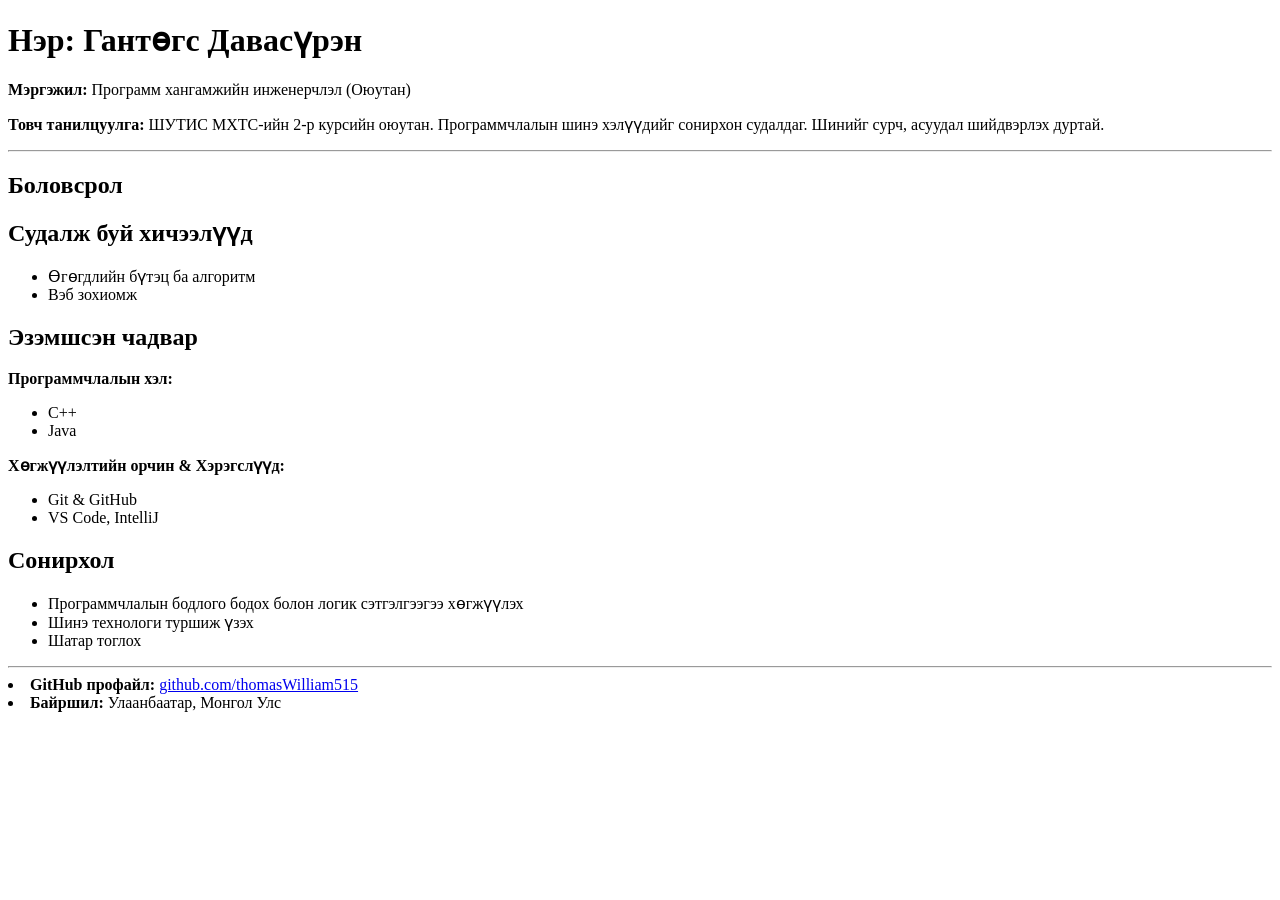
<file: index.html>
<!DOCTYPE html>
<html lang="mn">
<head>
    <meta charset="UTF-8">
    <meta name="viewport" content="width=device-width, initial-scale=1.0">
    <title>Гантөгс Давасүрэн - Товч CV</title>
</head>
<body>
    <h1>Нэр: Гантөгс Давасүрэн</h1>
    <p><b>Мэргэжил:</b> Программ хангамжийн инженерчлэл (Оюутан)</p>
    <p><b>Товч танилцуулга:</b> ШУТИС МХТС-ийн 2-р курсийн оюутан. Программчлалын шинэ хэлүүдийг сонирхон судалдаг. Шинийг сурч, асуудал шийдвэрлэх дуртай.</p>
    <hr>
    <h2>Боловсрол</h2>
    <h2>Судалж буй хичээлүүд</h2>
    <ul>
        <li>Өгөгдлийн бүтэц ба алгоритм</li>
        <li>Вэб зохиомж</li>
    </ul>
    <h2>Эзэмшсэн чадвар</h2>
    <p><b>Программчлалын хэл:</b></p>
    <ul>
        <li>C++</li>
        <li>Java</li>
    </ul>
    <p><b>Хөгжүүлэлтийн орчин & Хэрэгслүүд:</b></p>
    <ul>
        <li>Git & GitHub</li>
        <li>VS Code, IntelliJ</li>
    </ul>
    <h2>Сонирхол</h2>
    <ul>
        <li>Программчлалын бодлого бодох болон логик сэтгэлгээгээ хөгжүүлэх</li>
        <li>Шинэ технологи туршиж үзэх</li>
        <li>Шатар тоглох</li>
    </ul>
    <hr>
        <li><b>GitHub профайл:</b> <a href="https://github.com/thomasWilliam515" target="_blank">github.com/thomasWilliam515</a></li>
        <li><b>Байршил:</b> Улаанбаатар, Монгол Улс</li>
    </ul>
</body>
</html>
</file>
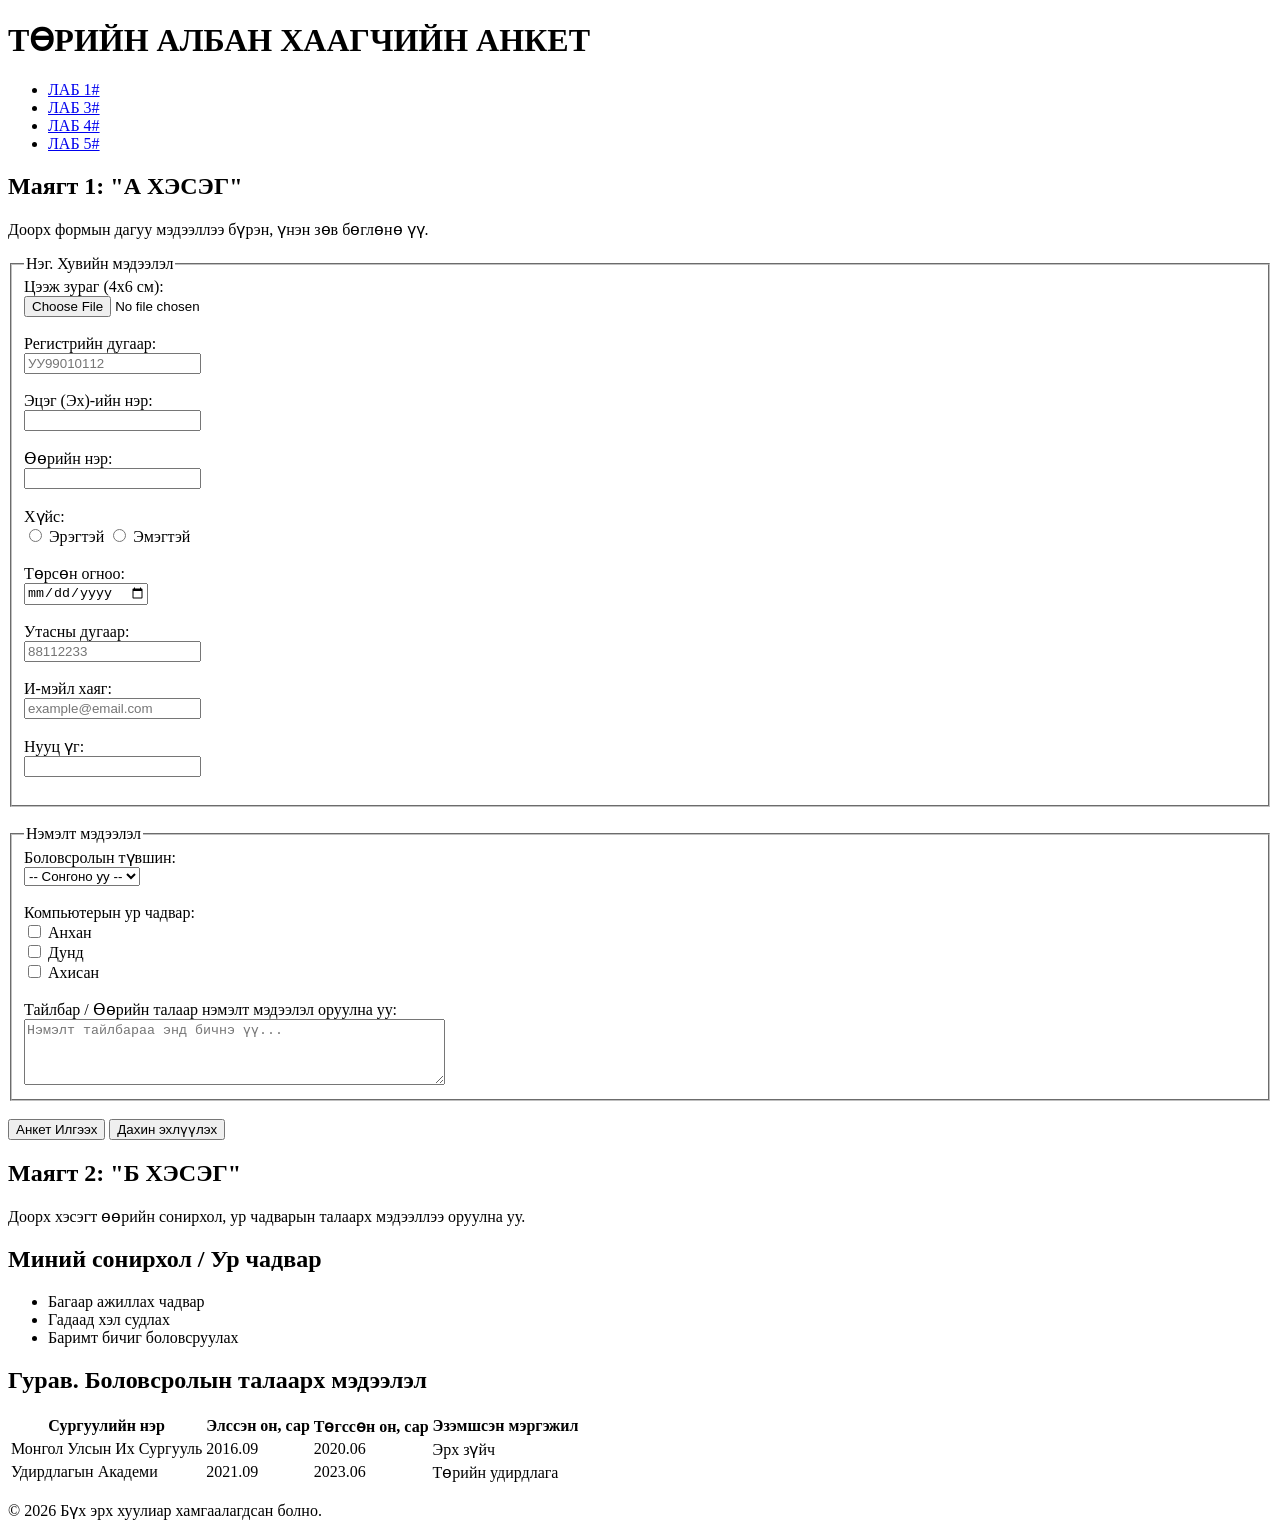
<file: lab/Lab2.html>
<!DOCTYPE html>
<html lang="mn">
<head>
    <meta charset="UTF-8">
    <meta name="viewport" content="width=device-width, initial-scale=1.0">
    <title>Төрийн албан хаагчийн анкет</title>
<body>

    <header>
        <h1>ТӨРИЙН АЛБАН ХААГЧИЙН АНКЕТ</h1>
        <nav>
            <ul>
                <li><a href="lab1.html">ЛАБ 1#</a></li>
                <li><a href="lab3.html">ЛАБ 3#</a></li>
                <li><a href="lab4.html">ЛАБ 4#</a></li>
                <li><a href="lab5.html">ЛАБ 5#</a></li>
            </ul>
        </nav>
    </header>
    <main>
        <article>
            <section>
                <h2>Маягт 1: "А ХЭСЭГ"</h2>
                <p>Доорх формын дагуу мэдээллээ бүрэн, үнэн зөв бөглөнө үү.</p>
                <form action="#" method="POST" enctype="multipart/form-data">
                    <fieldset>
                        <legend>Нэг. Хувийн мэдээлэл</legend>
                        <label for="avatar">Цээж зураг (4x6 см):</label><br>
                        <input type="file" id="avatar" name="avatar" accept="image/*"><br><br>
                        <label for="register">Регистрийн дугаар:</label><br>
                        <input type="text" id="register" name="register" required pattern="[А-Яа-яӨөҮү]{2}[0-9]{8}" placeholder="УУ99010112"><br><br>
                        <label for="lastname">Эцэг (Эх)-ийн нэр:</label><br>
                        <input type="text" id="lastname" name="lastname" minlength="3" pattern="[A-Za-zА-Яа-яӨөҮү\s]{3,}" required><br><br>
                        <label for="firstname">Өөрийн нэр:</label><br>
                        <input type="text" id="firstname" name="firstname" minlength="3" pattern="[A-Za-zА-Яа-яӨөҮү\s]{3,}" required><br><br>
                        <label>Хүйс:</label><br>
                        <input type="radio" id="male" name="gender" value="male" required>
                        <label for="male">Эрэгтэй</label>
                        <input type="radio" id="female" name="gender" value="female" required>
                        <label for="female">Эмэгтэй</label><br><br>
                        <label for="dob">Төрсөн огноо:</label><br>
                        <input type="date" id="dob" name="dob" required><br><br>
                        <label for="phone">Утасны дугаар:</label><br>
                        <input type="tel" id="phone" name="phone" pattern="[0-9]{8}" placeholder="88112233" required><br><br>
                        <label for="email">И-мэйл хаяг:</label><br>
                        <input type="email" id="email" name="email"  placeholder = "example@email.com"required><br><br>
                        <label for="password">Нууц үг:</label><br>
                        <input type="password" id="password" name="password" minlength="8" required><br><br>
                    </fieldset>
                    <br>
                    <fieldset>
                        <legend>Нэмэлт мэдээлэл</legend>
                        <label for="degree">Боловсролын түвшин:</label><br>
                        <select id="degree" name="degree" required>
                            <option value="">-- Сонгоно уу --</option>
                            <option value="highschool">Бүрэн дунд</option>
                            <option value="bachelor">Бакалавр</option>
                            <option value="master">Магистр</option>
                            <option value="doctor">Доктор</option>
                        </select><br><br>
                        <label>Компьютерын ур чадвар:</label><br>
                        <input type="checkbox" id="c" name="skills" value="Word">
                        <label for="word">Анхан</label><br>
                        <input type="checkbox" id="b" name="skills" value="Excel">
                        <label for="excel">Дунд</label><br>
                        <input type="checkbox" id="a" name="skills" value="PowerPoint">
                        <label for="ppt">Ахисан</label><br><br>
                        <label for="bio">Тайлбар / Өөрийн талаар нэмэлт мэдээлэл оруулна уу:</label><br>
                        <textarea id="bio" name="bio" rows="4" cols="50" placeholder="Нэмэлт тайлбараа энд бичнэ үү..."></textarea><br>
                    </fieldset>
                    <br>
                    <button type="submit">Анкет Илгээх</button>
                    <button type="reset">Дахин эхлүүлэх</button>
                </form>
            </section>
            <section>
                <h2>Маягт 2: "Б ХЭСЭГ"</h2>
                <p>Доорх хэсэгт өөрийн сонирхол, ур чадварын талаарх мэдээллээ оруулна уу.</p>
            <section>
                <h2>Миний сонирхол / Ур чадвар</h2>
                <ul>
                    <li>Багаар ажиллах чадвар</li>
                    <li>Гадаад хэл судлах</li>
                    <li>Баримт бичиг боловсруулах</li>
                </ul>
            </section>
            <section>
                <h2>Гурав. Боловсролын талаарх мэдээлэл</h2>
                <table>
                    <thead>
                        <tr>
                            <th>Сургуулийн нэр</th>
                            <th>Элссэн он, сар</th>
                            <th>Төгссөн он, сар</th>
                            <th>Эзэмшсэн мэргэжил</th>
                        </tr>
                    </thead>
                    <tbody>
                        <tr>
                            <td>Монгол Улсын Их Сургууль</td>
                            <td>2016.09</td>
                            <td>2020.06</td>
                            <td>Эрх зүйч</td>
                        </tr>
                        <tr>
                            <td>Удирдлагын Академи</td>
                            <td>2021.09</td>
                            <td>2023.06</td>
                            <td>Төрийн удирдлага</td>
                        </tr>
                    </tbody>
                </table>
            </section>
        </article>
    </main>
    <footer>
        <p>&copy; 2026 Бүх эрх хуулиар хамгаалагдсан болно.</p>
    </footer>
</body>
</html>
</file>
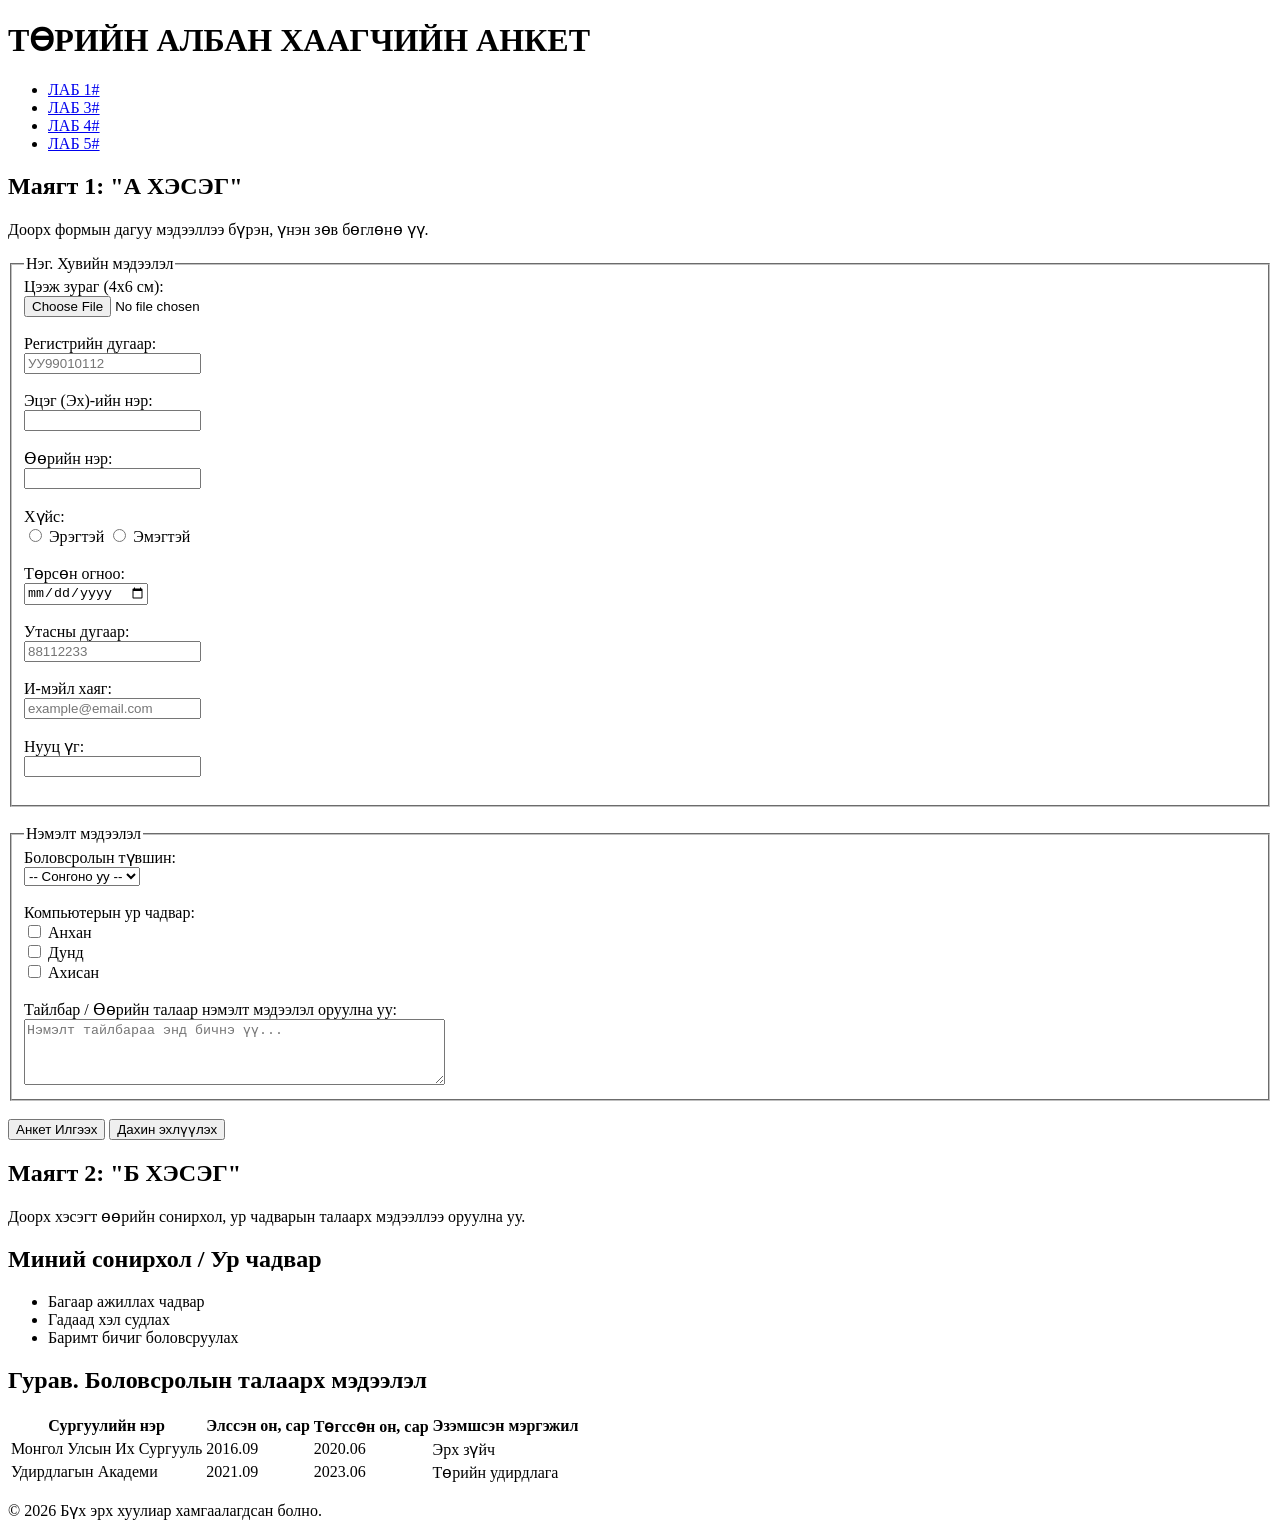
<file: lab/lab2.html>
<!DOCTYPE html>
<html lang="mn">
<head>
    <meta charset="UTF-8">
    <meta name="viewport" content="width=device-width, initial-scale=1.0">
    <title>Төрийн албан хаагчийн анкет</title>
<body>

    <header>
        <h1>ТӨРИЙН АЛБАН ХААГЧИЙН АНКЕТ</h1>
        <nav>
            <ul>
                <li><a href="lab1.html">ЛАБ 1#</a></li>
                <li><a href="lab3.html">ЛАБ 3#</a></li>
                <li><a href="lab4.html">ЛАБ 4#</a></li>
                <li><a href="lab5.html">ЛАБ 5#</a></li>
            </ul>
        </nav>
    </header>
    <main>
        <article>
            <section>
                <h2>Маягт 1: "А ХЭСЭГ"</h2>
                <p>Доорх формын дагуу мэдээллээ бүрэн, үнэн зөв бөглөнө үү.</p>
                <form action="#" method="POST" enctype="multipart/form-data">
                    <fieldset>
                        <legend>Нэг. Хувийн мэдээлэл</legend>
                        <label for="avatar">Цээж зураг (4x6 см):</label><br>
                        <input type="file" id="avatar" name="avatar" accept="image/*"><br><br>
                        <label for="register">Регистрийн дугаар:</label><br>
                        <input type="text" id="register" name="register" required pattern="[А-Яа-яӨөҮү]{2}[0-9]{8}" placeholder="УУ99010112"><br><br>
                        <label for="lastname">Эцэг (Эх)-ийн нэр:</label><br>
                        <input type="text" id="lastname" name="lastname" minlength="3" pattern="[A-Za-zА-Яа-яӨөҮү\s]{3,}" required><br><br>
                        <label for="firstname">Өөрийн нэр:</label><br>
                        <input type="text" id="firstname" name="firstname" minlength="3" pattern="[A-Za-zА-Яа-яӨөҮү\s]{3,}" required><br><br>
                        <label>Хүйс:</label><br>
                        <input type="radio" id="male" name="gender" value="male" required>
                        <label for="male">Эрэгтэй</label>
                        <input type="radio" id="female" name="gender" value="female" required>
                        <label for="female">Эмэгтэй</label><br><br>
                        <label for="dob">Төрсөн огноо:</label><br>
                        <input type="date" id="dob" name="dob" required><br><br>
                        <label for="phone">Утасны дугаар:</label><br>
                        <input type="tel" id="phone" name="phone" pattern="[0-9]{8}" placeholder="88112233" required><br><br>
                        <label for="email">И-мэйл хаяг:</label><br>
                        <input type="email" id="email" name="email"  placeholder = "example@email.com"required><br><br>
                        <label for="password">Нууц үг:</label><br>
                        <input type="password" id="password" name="password" minlength="8" required><br><br>
                    </fieldset>
                    <br>
                    <fieldset>
                        <legend>Нэмэлт мэдээлэл</legend>
                        <label for="degree">Боловсролын түвшин:</label><br>
                        <select id="degree" name="degree" required>
                            <option value="">-- Сонгоно уу --</option>
                            <option value="highschool">Бүрэн дунд</option>
                            <option value="bachelor">Бакалавр</option>
                            <option value="master">Магистр</option>
                            <option value="doctor">Доктор</option>
                        </select><br><br>
                        <label>Компьютерын ур чадвар:</label><br>
                        <input type="checkbox" id="c" name="skills" value="Word">
                        <label for="word">Анхан</label><br>
                        <input type="checkbox" id="b" name="skills" value="Excel">
                        <label for="excel">Дунд</label><br>
                        <input type="checkbox" id="a" name="skills" value="PowerPoint">
                        <label for="ppt">Ахисан</label><br><br>
                        <label for="bio">Тайлбар / Өөрийн талаар нэмэлт мэдээлэл оруулна уу:</label><br>
                        <textarea id="bio" name="bio" rows="4" cols="50" placeholder="Нэмэлт тайлбараа энд бичнэ үү..."></textarea><br>
                    </fieldset>
                    <br>
                    <button type="submit">Анкет Илгээх</button>
                    <button type="reset">Дахин эхлүүлэх</button>
                </form>
            </section>
            <section>
                <h2>Маягт 2: "Б ХЭСЭГ"</h2>
                <p>Доорх хэсэгт өөрийн сонирхол, ур чадварын талаарх мэдээллээ оруулна уу.</p>
            <section>
                <h2>Миний сонирхол / Ур чадвар</h2>
                <ul>
                    <li>Багаар ажиллах чадвар</li>
                    <li>Гадаад хэл судлах</li>
                    <li>Баримт бичиг боловсруулах</li>
                </ul>
            </section>
            <section>
                <h2>Гурав. Боловсролын талаарх мэдээлэл</h2>
                <table>
                    <thead>
                        <tr>
                            <th>Сургуулийн нэр</th>
                            <th>Элссэн он, сар</th>
                            <th>Төгссөн он, сар</th>
                            <th>Эзэмшсэн мэргэжил</th>
                        </tr>
                    </thead>
                    <tbody>
                        <tr>
                            <td>Монгол Улсын Их Сургууль</td>
                            <td>2016.09</td>
                            <td>2020.06</td>
                            <td>Эрх зүйч</td>
                        </tr>
                        <tr>
                            <td>Удирдлагын Академи</td>
                            <td>2021.09</td>
                            <td>2023.06</td>
                            <td>Төрийн удирдлага</td>
                        </tr>
                    </tbody>
                </table>
            </section>
        </article>
    </main>
    <footer>
        <p>&copy; 2026 Бүх эрх хуулиар хамгаалагдсан болно.</p>
    </footer>
</body>
</html>
</file>
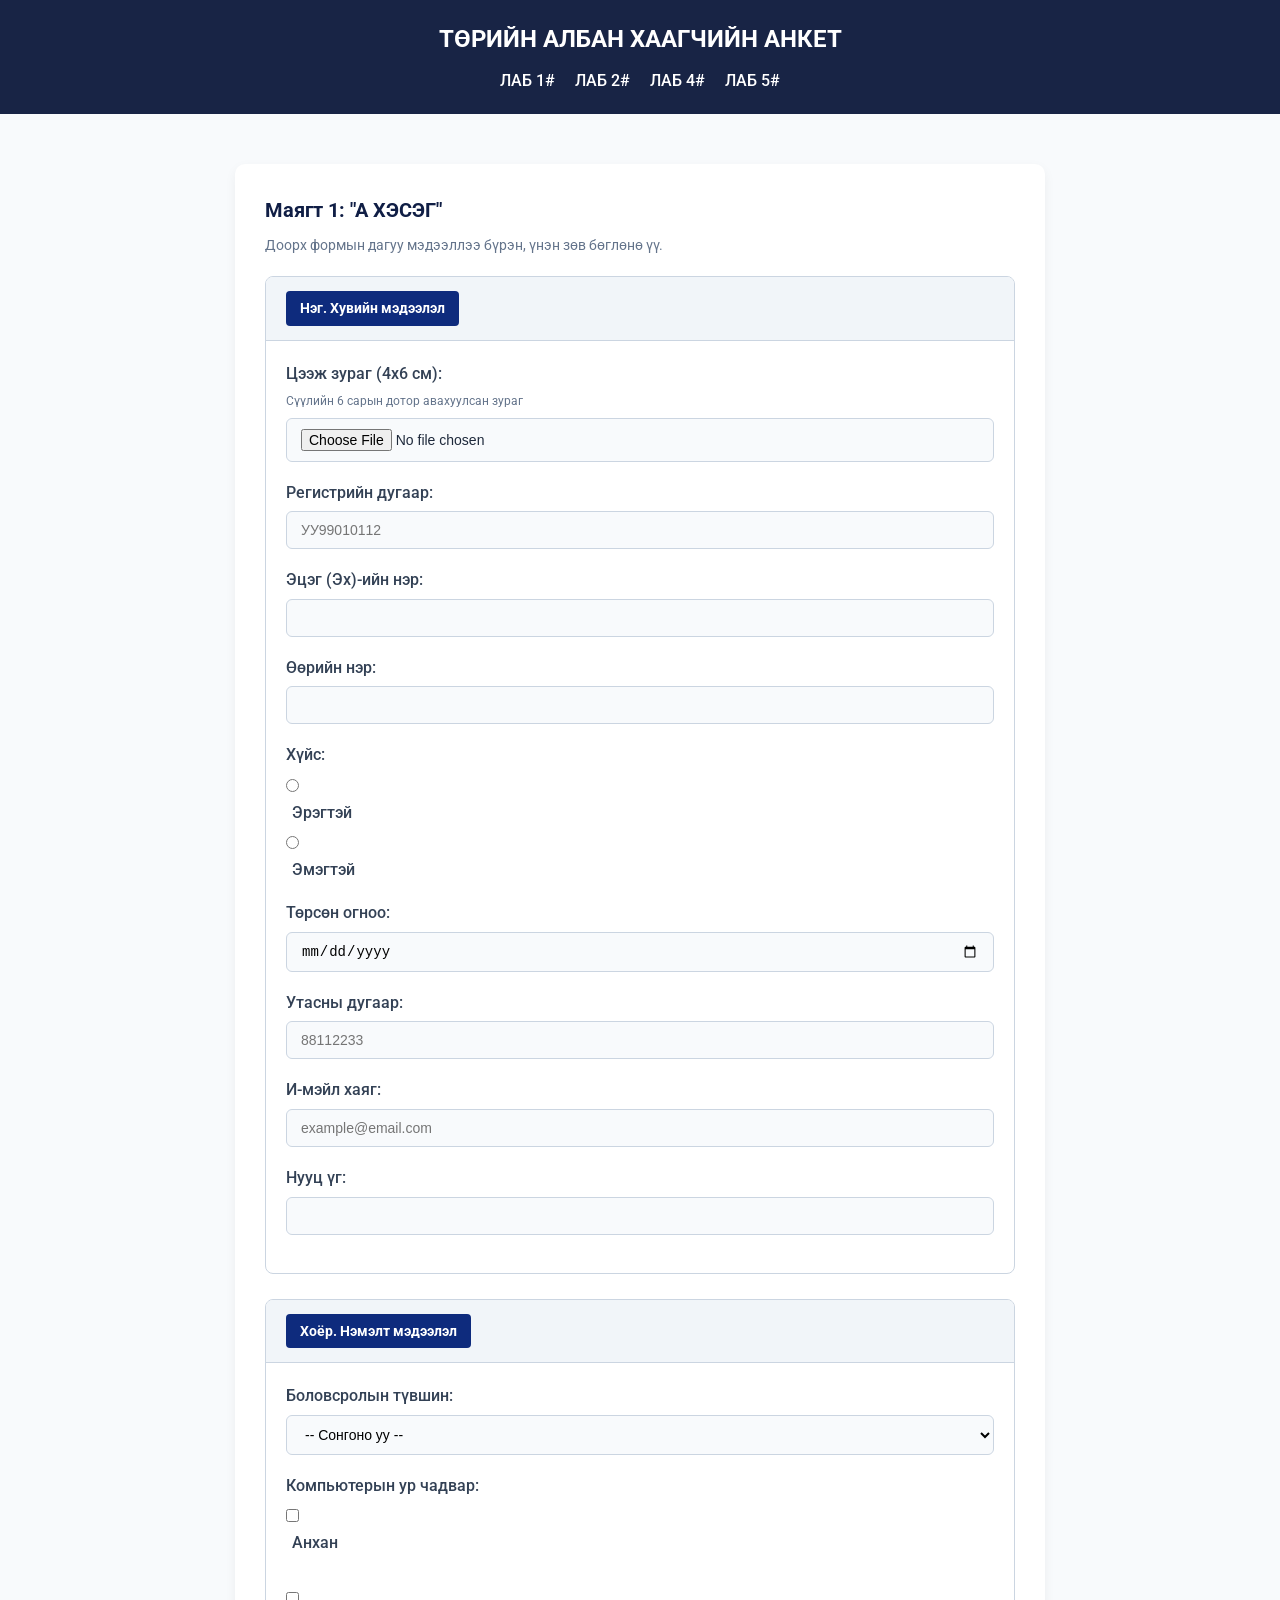
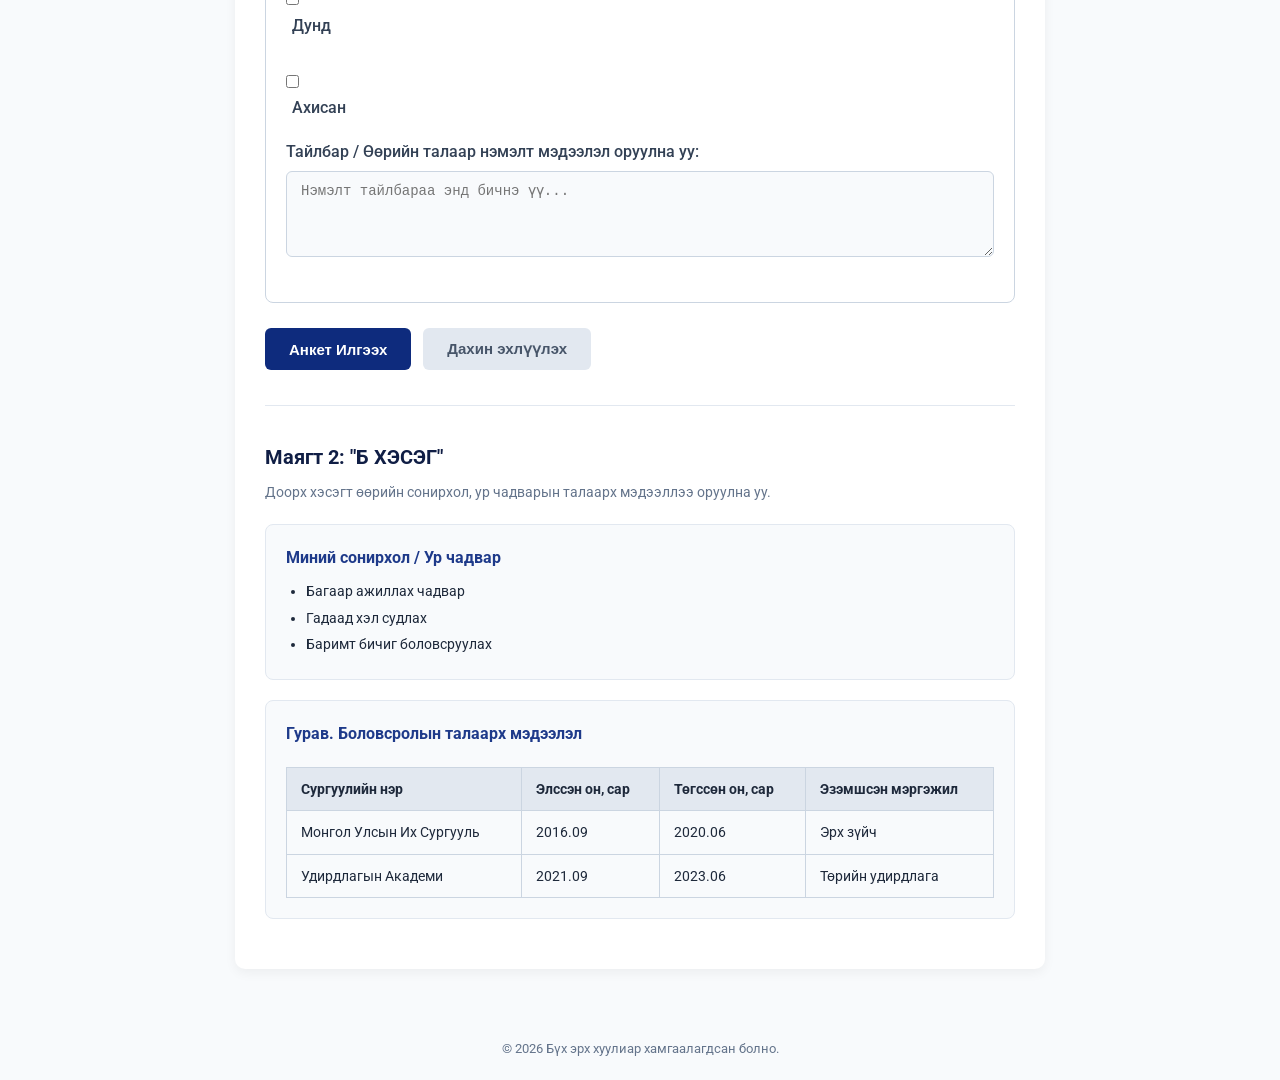
<file: lab/lab3.html>
<!DOCTYPE html>
<html lang="mn">
<head>
    <meta charset="UTF-8">
    <meta name="viewport" content="width=device-width, initial-scale=1.0">
    <title>Төрийн албан хаагчийн анкет</title>
    <link rel="stylesheet" href="lab3.css">
    <link rel="preconnect" href="https://fonts.googleapis.com">
    <link rel="preconnect" href="https://fonts.gstatic.com" crossorigin>
    <link href="https://fonts.googleapis.com/css2?family=Roboto:ital,wght@0,400;1,400&display=swap" rel="stylesheet">
</head>
<body>
    <header>
        <h1>ТӨРИЙН АЛБАН ХААГЧИЙН АНКЕТ</h1>
        <nav>
            <ul>
                <li><a href="lab1.html">ЛАБ 1#</a></li>
                <li><a href="lab2.html">ЛАБ 2#</a></li>
                <li><a href="lab4.html">ЛАБ 4#</a></li>
                <li><a href="lab5.html">ЛАБ 5#</a></li>
            </ul>
        </nav>
    </header>
    <main>
        <div class="form-container">
            <div class="form-section">
                    <h2>Маягт 1: "А ХЭСЭГ"</h2>
                    <p class="subtitle">Доорх формын дагуу мэдээллээ бүрэн, үнэн зөв бөглөнө үү.</p>
                <form action="#" method="POST" enctype="multipart/form-data">
                    <div class="fieldset-box">
                        <div class="box-header">
                            <span class="badge-main">Нэг. Хувийн мэдээлэл</span>
                        </div>                        
                        <div class="box-content">
                            <div class="form-group">
                                <label for="avatar">Цээж зураг (4x6 см):</label>
                                <span class="help-text">Сүүлийн 6 сарын дотор авахуулсан зураг</span>
                                <input type="file" id="avatar" name="avatar" accept="image/*" class="file-input">
                            </div>
                            <div class="form-group">
                                <label for="register">Регистрийн дугаар:</label>
                                <input type="text" id="register" name="register" required pattern="[А-Яа-яӨөҮү]{2}[0-9]{8}" placeholder="УУ99010112" class="text-input">
                            </div>
                            <div class="form-group">
                                <label for="lastname">Эцэг (Эх)-ийн нэр:</label>
                                <input type="text" id="lastname" name="lastname" minlength="3" pattern="[A-Za-zА-Яа-яӨөҮү\s]{3,}" required class="text-input">
                            </div>
                            <div class="form-group">
                                <label for="firstname">Өөрийн нэр:</label>
                                <input type="text" id="firstname" name="firstname" minlength="3" pattern="[A-Za-zА-Яа-яӨөҮү\s]{3,}" required class="text-input">
                            </div>
                            <div class="form-group">
                                <label>Хүйс:</label>
                                <div class="radio-group">
                                    <input type="radio" id="male" name="gender" value="male" required>
                                    <label for="male" class="inline-label">Эрэгтэй</label>
                                    
                                    <input type="radio" id="female" name="gender" value="female" required>
                                    <label for="female" class="inline-label">Эмэгтэй</label>
                                </div>
                            </div>
                            <div class="form-group">
                                <label for="dob">Төрсөн огноо:</label>
                                <input type="date" id="dob" name="dob" required class="text-input">
                            </div>
                            <div class="form-group">
                                <label for="phone">Утасны дугаар:</label>
                                <input type="tel" id="phone" name="phone" pattern="[0-9]{8}" placeholder="88112233" required class="text-input">
                            </div>
                            <div class="form-group">
                                <label for="email">И-мэйл хаяг:</label>
                                <input type="email" id="email" name="email" placeholder="example@email.com" required class="text-input">
                            </div>
                            <div class="form-group">
                                <label for="password">Нууц үг:</label>
                                <input type="password" id="password" name="password" minlength="8" required class="text-input">
                            </div>
                        </div>
                    </div>
                    <div class="fieldset-box">
                        <div class="box-header">
                            <span class="badge-main">Хоёр. Нэмэлт мэдээлэл</span>
                        </div>
                        <div class="box-content">
                            <div class="form-group">
                                <label for="degree">Боловсролын түвшин:</label>
                                <select id="degree" name="degree" required class="text-input">
                                    <option value="">-- Сонгоно уу --</option>
                                    <option value="highschool">Бүрэн дунд</option>
                                    <option value="bachelor">Бакалавр</option>
                                    <option value="master">Магистр</option>
                                    <option value="doctor">Доктор</option>
                                </select>
                            </div>
                            <div class="form-group">
                                <label>Компьютерын ур чадвар:</label>
                                <div class="checkbox-group">
                                    <input type="checkbox" id="skill_basic" name="skills" value="basic">
                                    <label for="skill_basic" class="inline-label">Анхан</label><br>  
                                    <input type="checkbox" id="skill_intermediate" name="skills" value="intermediate">
                                    <label for="skill_intermediate" class="inline-label">Дунд</label><br>
                                    <input type="checkbox" id="skill_advanced" name="skills" value="advanced">
                                    <label for="skill_advanced" class="inline-label">Ахисан</label>
                                </div>
                            </div>
                            <div class="form-group">
                                <label for="bio">Тайлбар / Өөрийн талаар нэмэлт мэдээлэл оруулна уу:</label>
                                <textarea id="bio" name="bio" rows="4" placeholder="Нэмэлт тайлбараа энд бичнэ үү..." class="text-input"></textarea>
                            </div>
                        </div>
                    </div>
                    <div class="form-actions">
                        <button type="submit" class="btn-submit">Анкет Илгээх</button>
                        <button type="reset" class="btn-reset">Дахин эхлүүлэх</button>
                    </div>
                </form>
            </div>
            <hr class="section-divider">
            <div class="form-section">
                <div class="form-title-area">
                    <h2>Маягт 2: "Б ХЭСЭГ"</h2>
                    <p class="subtitle">Доорх хэсэгт өөрийн сонирхол, ур чадварын талаарх мэдээллээ оруулна уу.</p>
                </div>
                <div class="info-box">
                    <h3>Миний сонирхол / Ур чадвар</h3>
                    <ul>
                        <li>Багаар ажиллах чадвар</li>
                        <li>Гадаад хэл судлах</li>
                        <li>Баримт бичиг боловсруулах</li>
                    </ul>
                </div>
                <div class="info-box">
                    <h3>Гурав. Боловсролын талаарх мэдээлэл</h3>
                    <div class="table-responsive">
                        <table class="data-table">
                            <thead>
                                <tr>
                                    <th>Сургуулийн нэр</th>
                                    <th>Элссэн он, сар</th>
                                    <th>Төгссөн он, сар</th>
                                    <th>Эзэмшсэн мэргэжил</th>
                                </tr>
                            </thead>
                            <tbody>
                                <tr>
                                    <td>Монгол Улсын Их Сургууль</td>
                                    <td>2016.09</td>
                                    <td>2020.06</td>
                                    <td>Эрх зүйч</td>
                                </tr>
                                <tr>
                                    <td>Удирдлагын Академи</td>
                                    <td>2021.09</td>
                                    <td>2023.06</td>
                                    <td>Төрийн удирдлага</td>
                                </tr>
                            </tbody>
                        </table>
                    </div>
                </div>
            </div>

        </div>
    </main>
    <footer>
        <p>&copy; 2026 Бүх эрх хуулиар хамгаалагдсан болно.</p>
    </footer>
</body>
</html>
</file>
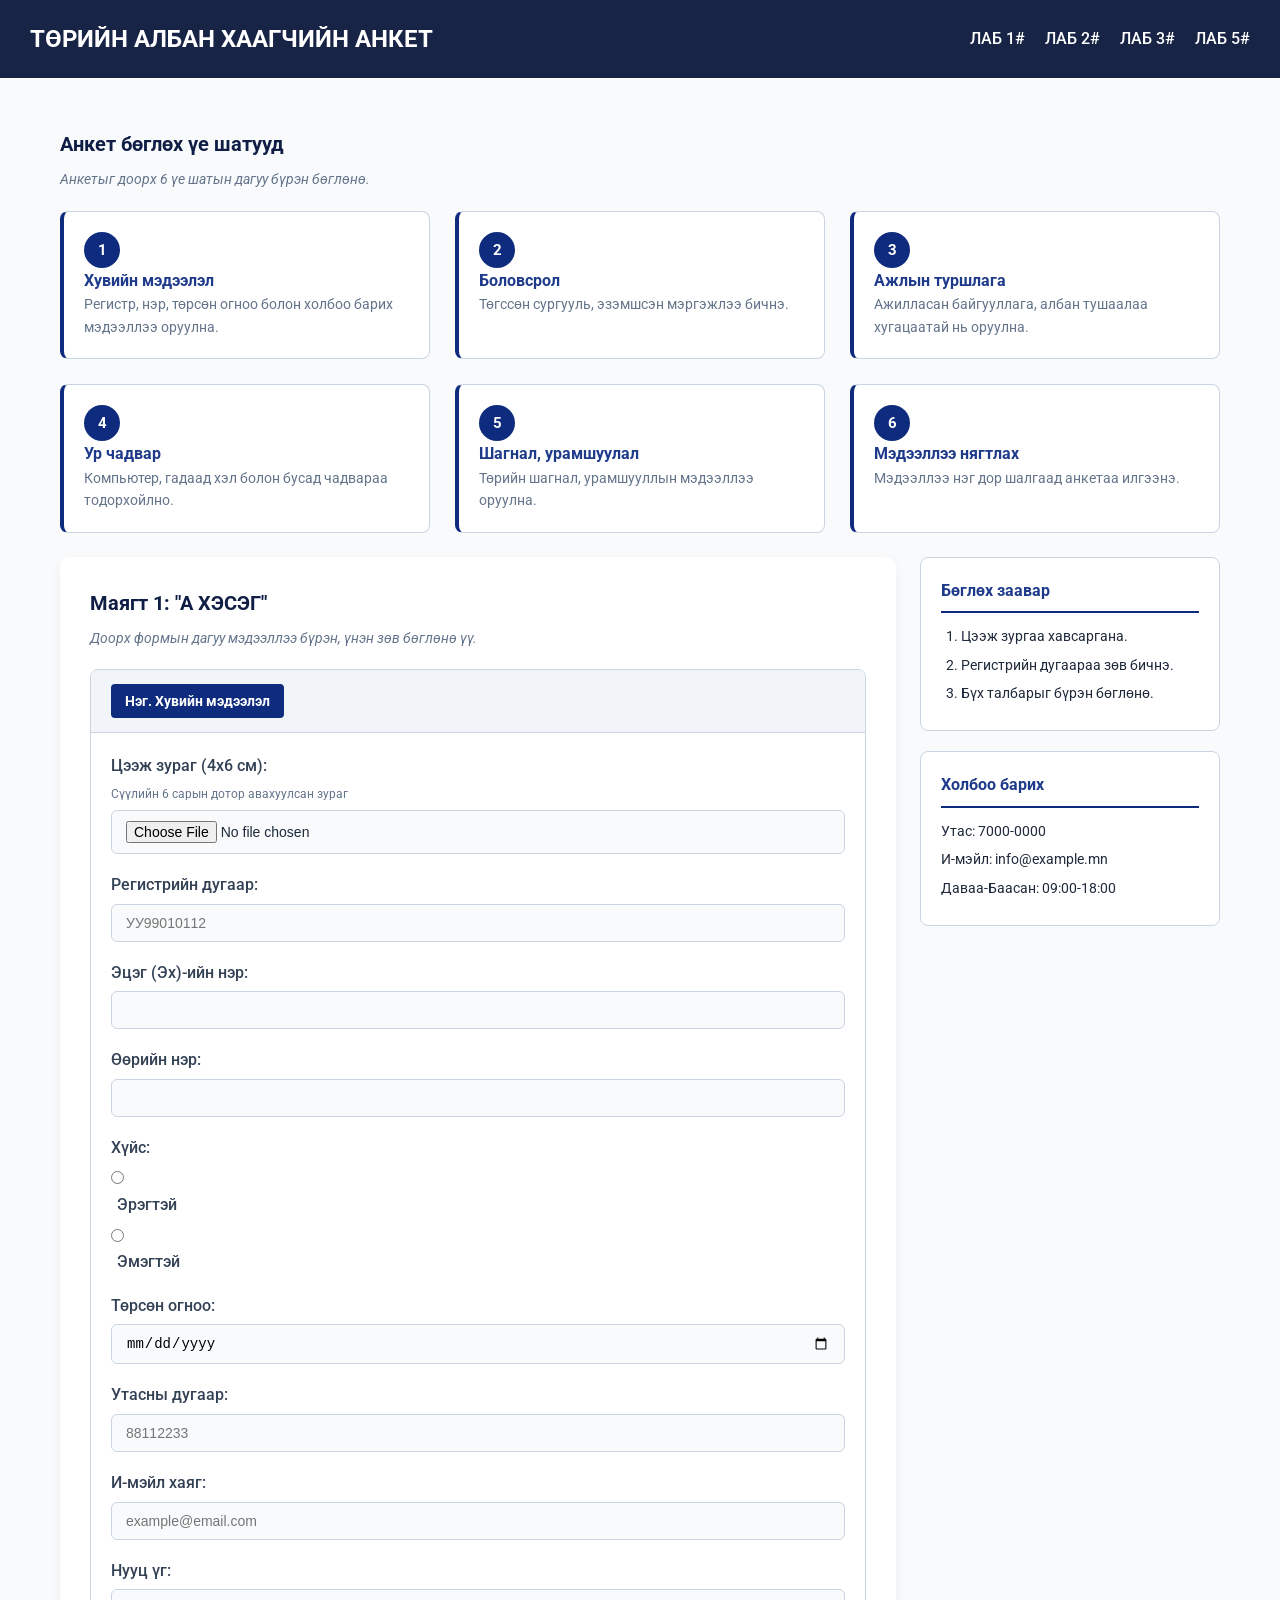
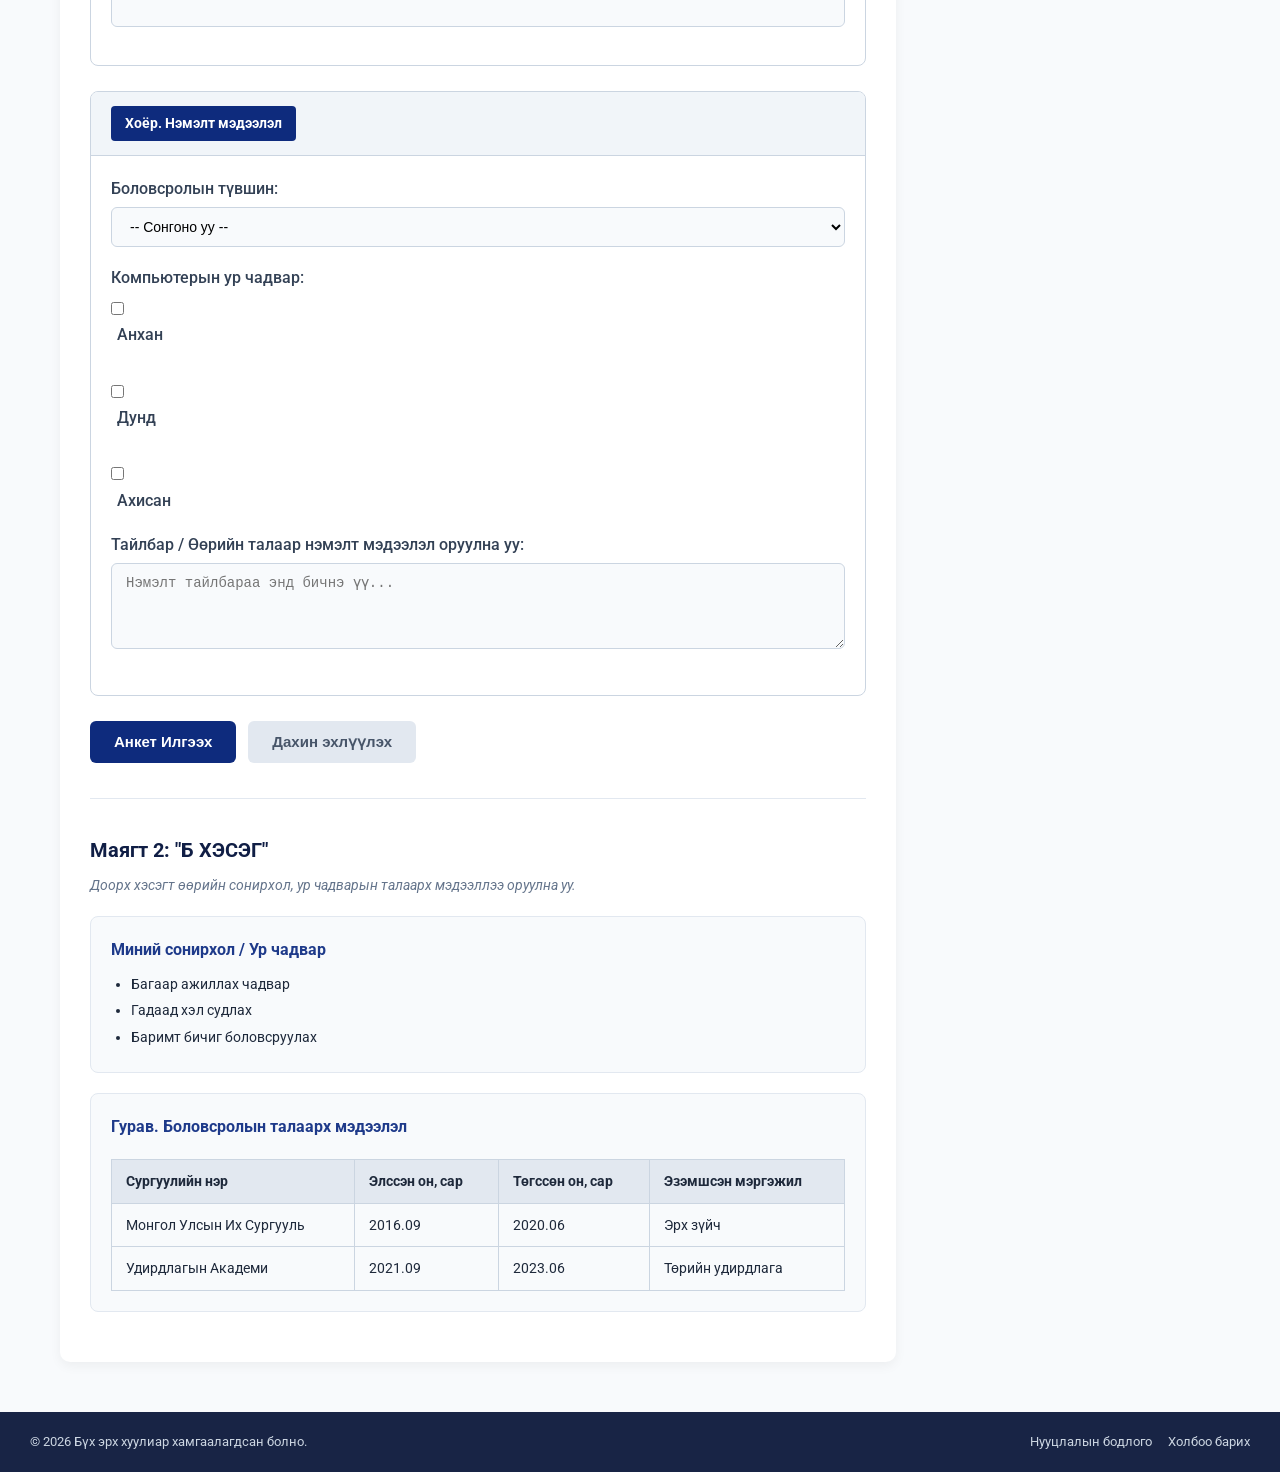
<file: lab/lab4.html>
<!DOCTYPE html>
<html lang="mn">
<head>
    <meta charset="UTF-8">
    <meta name="viewport" content="width=device-width, initial-scale=1.0">
    <title>Төрийн албан хаагчийн анкет</title>
    <link rel="stylesheet" href="lab4.css">
    <link rel="preconnect" href="https://fonts.googleapis.com">
    <link rel="preconnect" href="https://fonts.gstatic.com" crossorigin>
    <link href="https://fonts.googleapis.com/css2?family=Roboto:ital,wght@0,400;1,400&display=swap" rel="stylesheet">
</head>
<body>
    <header>
        <h1>ТӨРИЙН АЛБАН ХААГЧИЙН АНКЕТ</h1>
        <nav aria-label="Үндсэн цэс">
            <ul>
                <li><a href="lab1.html">ЛАБ 1#</a></li>
                <li><a href="lab2.html">ЛАБ 2#</a></li>
                <li><a href="lab3.html">ЛАБ 3#</a></li>
                <li><a href="lab5.html">ЛАБ 5#</a></li>
            </ul>
        </nav>
    </header>
    <main>
        <section class="cards-section">
            <h2 class="section-title">Анкет бөглөх үе шатууд</h2>
            <p class="subtitle">Анкетыг доорх 6 үе шатын дагуу бүрэн бөглөнө.</p>
            <div class="card-grid">
                <article class="card">
                    <span class="card-number">1</span>
                    <h3>Хувийн мэдээлэл</h3>
                    <p>Регистр, нэр, төрсөн огноо болон холбоо барих мэдээллээ оруулна.</p>
                </article>
                <article class="card">
                    <span class="card-number">2</span>
                    <h3>Боловсрол</h3>
                    <p>Төгссөн сургууль, эзэмшсэн мэргэжлээ бичнэ.</p>
                </article>
                <article class="card">
                    <span class="card-number">3</span>
                    <h3>Ажлын туршлага</h3>
                    <p>Ажилласан байгууллага, албан тушаалаа хугацаатай нь оруулна.</p>
                </article>
                <article class="card">
                    <span class="card-number">4</span>
                    <h3>Ур чадвар</h3>
                    <p>Компьютер, гадаад хэл болон бусад чадвараа тодорхойлно.</p>
                </article>
                <article class="card">
                    <span class="card-number">5</span>
                    <h3>Шагнал, урамшуулал</h3>
                    <p>Төрийн шагнал, урамшууллын мэдээллээ оруулна.</p>
                </article>
                <article class="card">
                    <span class="card-number">6</span>
                    <h3>Мэдээллээ нягтлах</h3>
                    <p>Мэдээллээ нэг дор шалгаад анкетаа илгээнэ.</p>
                </article>
            </div>
        </section>
        <div class="form-container">
            <div class="form-section">
                    <h2>Маягт 1: "А ХЭСЭГ"</h2>
                    <p class="subtitle">Доорх формын дагуу мэдээллээ бүрэн, үнэн зөв бөглөнө үү.</p>
                <form action="#" method="POST" enctype="multipart/form-data">
                    <div class="fieldset-box">
                        <div class="box-header">
                            <span class="badge-main">Нэг. Хувийн мэдээлэл</span>
                        </div>                        
                        <div class="box-content">
                            <div class="form-group">
                                <label for="avatar">Цээж зураг (4x6 см):</label>
                                <span class="help-text">Сүүлийн 6 сарын дотор авахуулсан зураг</span>
                                <input type="file" id="avatar" name="avatar" accept="image/*" class="file-input">
                            </div>
                            <div class="form-group">
                                <label for="register">Регистрийн дугаар:</label>
                                <input type="text" id="register" name="register" required pattern="[А-Яа-яӨөҮү]{2}[0-9]{8}" placeholder="УУ99010112" class="text-input">
                            </div>
                            <div class="form-group">
                                <label for="lastname">Эцэг (Эх)-ийн нэр:</label>
                                <input type="text" id="lastname" name="lastname" minlength="3" pattern="[A-Za-zА-Яа-яӨөҮү\s]{3,}" required class="text-input">
                            </div>
                            <div class="form-group">
                                <label for="firstname">Өөрийн нэр:</label>
                                <input type="text" id="firstname" name="firstname" minlength="3" pattern="[A-Za-zА-Яа-яӨөҮү\s]{3,}" required class="text-input">
                            </div>
                            <div class="form-group">
                                <label>Хүйс:</label>
                                <div class="radio-group">
                                    <input type="radio" id="male" name="gender" value="male" required>
                                    <label for="male" class="inline-label">Эрэгтэй</label>
                                    
                                    <input type="radio" id="female" name="gender" value="female" required>
                                    <label for="female" class="inline-label">Эмэгтэй</label>
                                </div>
                            </div>
                            <div class="form-group">
                                <label for="dob">Төрсөн огноо:</label>
                                <input type="date" id="dob" name="dob" required class="text-input">
                            </div>
                            <div class="form-group">
                                <label for="phone">Утасны дугаар:</label>
                                <input type="tel" id="phone" name="phone" pattern="[0-9]{8}" placeholder="88112233" required class="text-input">
                            </div>
                            <div class="form-group">
                                <label for="email">И-мэйл хаяг:</label>
                                <input type="email" id="email" name="email" placeholder="example@email.com" required class="text-input">
                            </div>
                            <div class="form-group">
                                <label for="password">Нууц үг:</label>
                                <input type="password" id="password" name="password" minlength="8" required class="text-input">
                            </div>
                        </div>
                    </div>
                    <div class="fieldset-box">
                        <div class="box-header">
                            <span class="badge-main">Хоёр. Нэмэлт мэдээлэл</span>
                        </div>
                        <div class="box-content">
                            <div class="form-group">
                                <label for="degree">Боловсролын түвшин:</label>
                                <select id="degree" name="degree" required class="text-input">
                                    <option value="">-- Сонгоно уу --</option>
                                    <option value="highschool">Бүрэн дунд</option>
                                    <option value="bachelor">Бакалавр</option>
                                    <option value="master">Магистр</option>
                                    <option value="doctor">Доктор</option>
                                </select>
                            </div>
                            <div class="form-group">
                                <label>Компьютерын ур чадвар:</label>
                                <div class="checkbox-group">
                                    <input type="checkbox" id="skill_basic" name="skills" value="basic">
                                    <label for="skill_basic" class="inline-label">Анхан</label><br>  
                                    <input type="checkbox" id="skill_intermediate" name="skills" value="intermediate">
                                    <label for="skill_intermediate" class="inline-label">Дунд</label><br>
                                    <input type="checkbox" id="skill_advanced" name="skills" value="advanced">
                                    <label for="skill_advanced" class="inline-label">Ахисан</label>
                                </div>
                            </div>
                            <div class="form-group">
                                <label for="bio">Тайлбар / Өөрийн талаар нэмэлт мэдээлэл оруулна уу:</label>
                                <textarea id="bio" name="bio" rows="4" placeholder="Нэмэлт тайлбараа энд бичнэ үү..." class="text-input"></textarea>
                            </div>
                        </div>
                    </div>
                    <div class="form-actions">
                        <button type="submit" class="btn-submit">Анкет Илгээх</button>
                        <button type="reset" class="btn-reset">Дахин эхлүүлэх</button>
                    </div>
                </form>
            </div>
            <hr class="section-divider">
            <div class="form-section">
                <div class="form-title-area">
                    <h2>Маягт 2: "Б ХЭСЭГ"</h2>
                    <p class="subtitle">Доорх хэсэгт өөрийн сонирхол, ур чадварын талаарх мэдээллээ оруулна уу.</p>
                </div>
                <div class="info-box">
                    <h3>Миний сонирхол / Ур чадвар</h3>
                    <ul>
                        <li>Багаар ажиллах чадвар</li>
                        <li>Гадаад хэл судлах</li>
                        <li>Баримт бичиг боловсруулах</li>
                    </ul>
                </div>
                <div class="info-box">
                    <h3>Гурав. Боловсролын талаарх мэдээлэл</h3>
                    <div class="table-responsive">
                        <table class="data-table">
                            <thead>
                                <tr>
                                    <th>Сургуулийн нэр</th>
                                    <th>Элссэн он, сар</th>
                                    <th>Төгссөн он, сар</th>
                                    <th>Эзэмшсэн мэргэжил</th>
                                </tr>
                            </thead>
                            <tbody>
                                <tr>
                                    <td>Монгол Улсын Их Сургууль</td>
                                    <td>2016.09</td>
                                    <td>2020.06</td>
                                    <td>Эрх зүйч</td>
                                </tr>
                                <tr>
                                    <td>Удирдлагын Академи</td>
                                    <td>2021.09</td>
                                    <td>2023.06</td>
                                    <td>Төрийн удирдлага</td>
                                </tr>
                            </tbody>
                        </table>
                    </div>
                </div>
            </div>
        </div>
            <aside class="sidebar">
            <section class="widget">
                <h3>Бөглөх заавар</h3>
                <ol>
                    <li>Цээж зургаа хавсаргана.</li>
                    <li>Регистрийн дугаараа зөв бичнэ.</li>
                    <li>Бүх талбарыг бүрэн бөглөнө.</li>
                </ol>
            </section>
            <section class="widget">
                <h3>Холбоо барих</h3>
                <ul>
                    <li>Утас: 7000-0000</li>
                    <li>И-мэйл: info@example.mn</li>
                    <li>Даваа-Баасан: 09:00-18:00</li>
                </ul>
            </section>
        </aside>
    </main>
    <footer>
        <p>&copy; 2026 Бүх эрх хуулиар хамгаалагдсан болно.</p>
        <nav aria-label="Footer цэс">
            <ul>
                <li><a href="#">Нууцлалын бодлого</a></li>
                <li><a href="#">Холбоо барих</a></li>
            </ul>
        </nav>
    </footer>
</body>
</html>
</file>
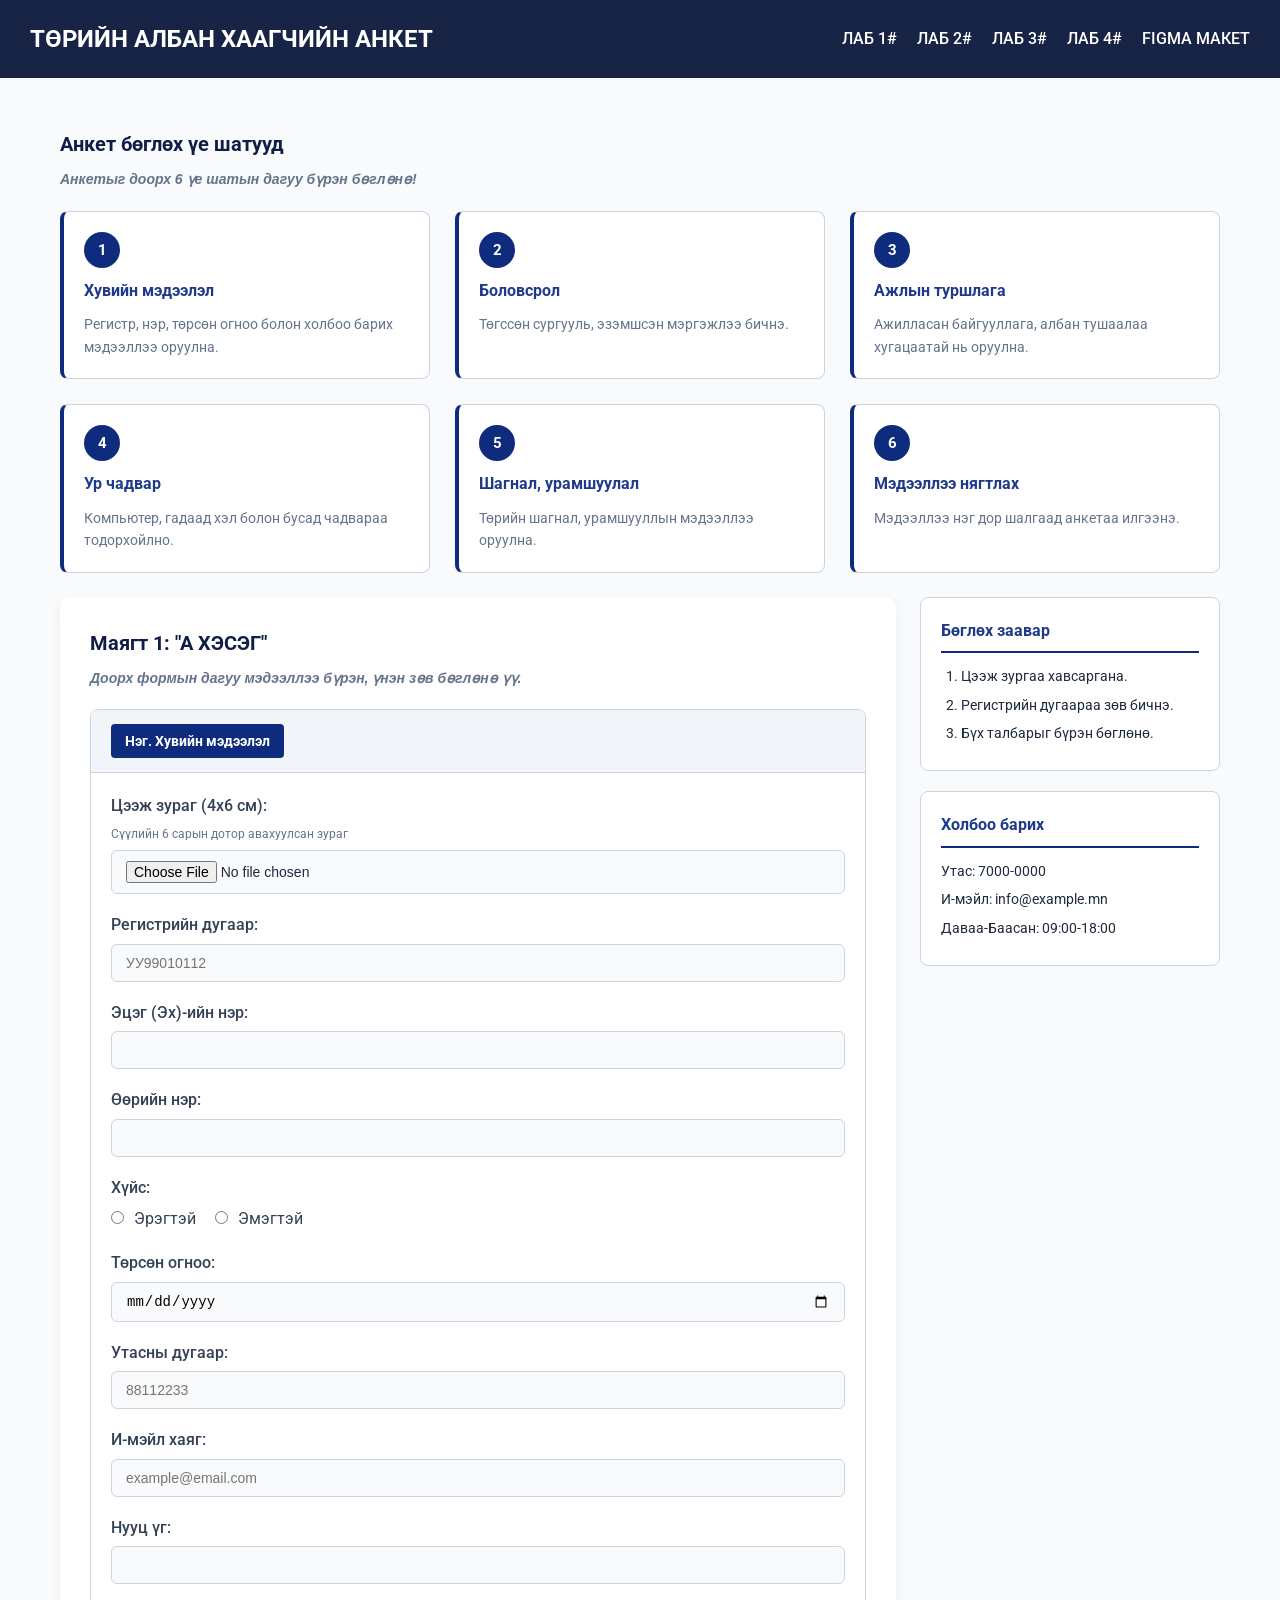
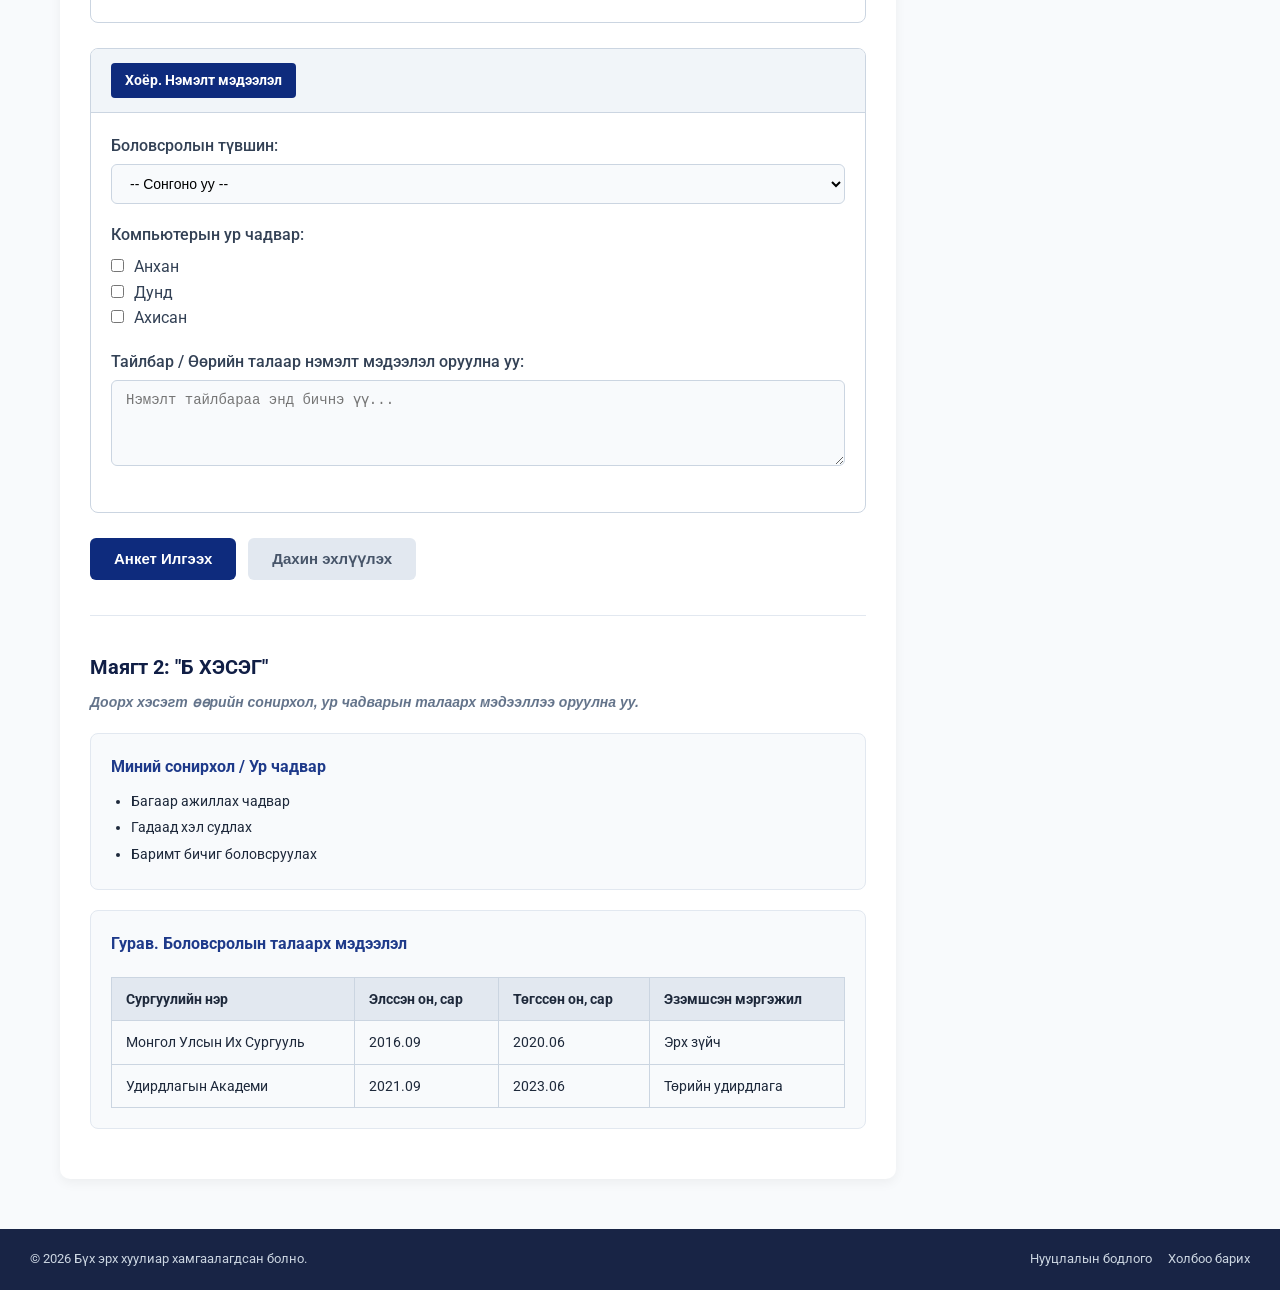
<file: lab/lab5.html>
<!DOCTYPE html>
<html lang="mn">
<head>
    <meta charset="UTF-8">
    <meta name="viewport" content="width=device-width, initial-scale=1.0">
    <title>Төрийн албан хаагчийн анкет</title>
    <link rel="stylesheet" href="lab5.css">
    <link rel="preconnect" href="https://fonts.googleapis.com">
    <link rel="preconnect" href="https://fonts.gstatic.com" crossorigin>
    <link href="https://fonts.googleapis.com/css2?family=Roboto:ital,wght@0,400;1,400&display=swap" rel="stylesheet">
</head>
<body>
    <header>
        <h1>ТӨРИЙН АЛБАН ХААГЧИЙН АНКЕТ</h1>
        <input type="checkbox" id="menuToggle" class="menu-toggle">
        <label for="menuToggle" class="menu-btn" aria-label="Цэс нээх">☰</label>
        <nav aria-label="Үндсэн цэс">
            <ul>
                 <li><a href="lab1.html">ЛАБ 1#</a></li>
                 <li><a href="lab2.html">ЛАБ 2#</a></li>
                 <li><a href="lab3.html">ЛАБ 3#</a></li>
                 <li><a href="lab4.html">ЛАБ 4#</a></li>
                  
                <li><a href="https://www.figma.com/design/0Q98k1pvoGUYPcyMkeozHW/html.to.design-%E2%80%94-by-%E2%80%B9div%E2%80%BARIOTS-%E2%80%94-Import-websites-to-Figma-designs--web-html-css---Community-?node-id=4-762&m=dev&t=hNVb5FfkRFXnIrnW-1">FIGMA МАКЕТ</a></li>
            </ul>
        </nav>
    </header>
    <main>
        <section class="cards-section">
            <h2 class="section-title">Анкет бөглөх үе шатууд</h2>
            <p class="subtitle">Анкетыг доорх 6 үе шатын дагуу бүрэн бөглөнө!</p>
            <div class="card-grid">
                <article class="card">
                    <span class="card-number">1</span>
                    <h3>Хувийн мэдээлэл</h3>
                    <p>Регистр, нэр, төрсөн огноо болон холбоо барих мэдээллээ оруулна.</p>
                </article>
                <article class="card">
                    <span class="card-number">2</span>
                    <h3>Боловсрол</h3>
                    <p>Төгссөн сургууль, эзэмшсэн мэргэжлээ бичнэ.</p>
                </article>
                <article class="card">
                    <span class="card-number">3</span>
                    <h3>Ажлын туршлага</h3>
                    <p>Ажилласан байгууллага, албан тушаалаа хугацаатай нь оруулна.</p>
                </article>
                <article class="card">
                    <span class="card-number">4</span>
                    <h3>Ур чадвар</h3>
                    <p>Компьютер, гадаад хэл болон бусад чадвараа тодорхойлно.</p>
                </article>
                <article class="card">
                    <span class="card-number">5</span>
                    <h3>Шагнал, урамшуулал</h3>
                    <p>Төрийн шагнал, урамшууллын мэдээллээ оруулна.</p>
                </article>
                <article class="card">
                    <span class="card-number">6</span>
                    <h3>Мэдээллээ нягтлах</h3>
                    <p>Мэдээллээ нэг дор шалгаад анкетаа илгээнэ.</p>
                </article>
            </div>
        </section>
        <div class="form-container">
            <div class="form-section">
                    <h2>Маягт 1: "А ХЭСЭГ"</h2>
                    <p class="subtitle">Доорх формын дагуу мэдээллээ бүрэн, үнэн зөв бөглөнө үү.</p>
                <form action="#" method="POST" enctype="multipart/form-data">
                    <div class="fieldset-box">
                        <div class="box-header">
                            <span class="badge-main">Нэг. Хувийн мэдээлэл</span>
                        </div>                        
                        <div class="box-content">
                            <div class="form-group">
                                <label for="avatar">Цээж зураг (4x6 см):</label>
                                <span class="help-text">Сүүлийн 6 сарын дотор авахуулсан зураг</span>
                                <input type="file" id="avatar" name="avatar" accept="image/*" class="file-input">
                            </div>
                            <div class="form-group">
                                <label for="register">Регистрийн дугаар:</label>
                                <input type="text" id="register" name="register" required pattern="[А-Яа-яӨөҮү]{2}[0-9]{8}" placeholder="УУ99010112" class="text-input">
                            </div>
                            <div class="form-group">
                                <label for="lastname">Эцэг (Эх)-ийн нэр:</label>
                                <input type="text" id="lastname" name="lastname" minlength="3" pattern="[A-Za-zА-Яа-яӨөҮү\s]{3,}" required class="text-input">
                            </div>
                            <div class="form-group">
                                <label for="firstname">Өөрийн нэр:</label>
                                <input type="text" id="firstname" name="firstname" minlength="3" pattern="[A-Za-zА-Яа-яӨөҮү\s]{3,}" required class="text-input">
                            </div>
                            <div class="form-group">
                                <label>Хүйс:</label>
                                <div class="radio-group">
                                    <input type="radio" id="male" name="gender" value="male" required>
                                    <label for="male" class="inline-label">Эрэгтэй</label>
                                    
                                    <input type="radio" id="female" name="gender" value="female" required>
                                    <label for="female" class="inline-label">Эмэгтэй</label>
                                </div>
                            </div>
                            <div class="form-group">
                                <label for="dob">Төрсөн огноо:</label>
                                <input type="date" id="dob" name="dob" required class="text-input">
                            </div>
                            <div class="form-group">
                                <label for="phone">Утасны дугаар:</label>
                                <input type="tel" id="phone" name="phone" pattern="[0-9]{8}" placeholder="88112233" required class="text-input">
                            </div>
                            <div class="form-group">
                                <label for="email">И-мэйл хаяг:</label>
                                <input type="email" id="email" name="email" placeholder="example@email.com" required class="text-input">
                            </div>
                            <div class="form-group">
                                <label for="password">Нууц үг:</label>
                                <input type="password" id="password" name="password" minlength="8" required class="text-input">
                            </div>
                        </div>
                    </div>
                    <div class="fieldset-box">
                        <div class="box-header">
                            <span class="badge-main">Хоёр. Нэмэлт мэдээлэл</span>
                        </div>
                        <div class="box-content">
                            <div class="form-group">
                                <label for="degree">Боловсролын түвшин:</label>
                                <select id="degree" name="degree" required class="text-input">
                                    <option value="">-- Сонгоно уу --</option>
                                    <option value="highschool">Бүрэн дунд</option>
                                    <option value="bachelor">Бакалавр</option>
                                    <option value="master">Магистр</option>
                                    <option value="doctor">Доктор</option>
                                </select>
                            </div>
                            <div class="form-group">
                                <label>Компьютерын ур чадвар:</label>
                                <div class="checkbox-group">
                                    <input type="checkbox" id="skill_basic" name="skills" value="basic">
                                    <label for="skill_basic" class="inline-label">Анхан</label><br>  
                                    <input type="checkbox" id="skill_intermediate" name="skills" value="intermediate">
                                    <label for="skill_intermediate" class="inline-label">Дунд</label><br>
                                    <input type="checkbox" id="skill_advanced" name="skills" value="advanced">
                                    <label for="skill_advanced" class="inline-label">Ахисан</label>
                                </div>
                            </div>
                            <div class="form-group">
                                <label for="bio">Тайлбар / Өөрийн талаар нэмэлт мэдээлэл оруулна уу:</label>
                                <textarea id="bio" name="bio" rows="4" placeholder="Нэмэлт тайлбараа энд бичнэ үү..." class="text-input"></textarea>
                            </div>
                        </div>
                    </div>
                    <div class="form-actions">
                        <button type="submit" class="btn-submit">Анкет Илгээх</button>
                        <button type="reset" class="btn-reset">Дахин эхлүүлэх</button>
                    </div>
                </form>
            </div>
            <hr class="section-divider">
            <div class="form-section">
                <div class="form-title-area">
                    <h2>Маягт 2: "Б ХЭСЭГ"</h2>
                    <p class="subtitle">Доорх хэсэгт өөрийн сонирхол, ур чадварын талаарх мэдээллээ оруулна уу.</p>
                </div>
                <div class="info-box">
                    <h3>Миний сонирхол / Ур чадвар</h3>
                    <ul>
                        <li>Багаар ажиллах чадвар</li>
                        <li>Гадаад хэл судлах</li>
                        <li>Баримт бичиг боловсруулах</li>
                    </ul>
                </div>
                <div class="info-box">
                    <h3>Гурав. Боловсролын талаарх мэдээлэл</h3>
                    <div class="table-responsive">
                        <table class="data-table">
                            <thead>
                                <tr>
                                    <th>Сургуулийн нэр</th>
                                    <th>Элссэн он, сар</th>
                                    <th>Төгссөн он, сар</th>
                                    <th>Эзэмшсэн мэргэжил</th>
                                </tr>
                            </thead>
                            <tbody>
                                <tr>
                                    <td>Монгол Улсын Их Сургууль</td>
                                    <td>2016.09</td>
                                    <td>2020.06</td>
                                    <td>Эрх зүйч</td>
                                </tr>
                                <tr>
                                    <td>Удирдлагын Академи</td>
                                    <td>2021.09</td>
                                    <td>2023.06</td>
                                    <td>Төрийн удирдлага</td>
                                </tr>
                            </tbody>
                        </table>
                    </div>
                </div>
            </div>
        </div>
            <aside class="sidebar">
            <section class="widget">
                <h3>Бөглөх заавар</h3>
                <ol>
                    <li>Цээж зургаа хавсаргана.</li>
                    <li>Регистрийн дугаараа зөв бичнэ.</li>
                    <li>Бүх талбарыг бүрэн бөглөнө.</li>
                </ol>
            </section>
            <section class="widget">
                <h3>Холбоо барих</h3>
                <ul>
                    <li>Утас: 7000-0000</li>
                    <li>И-мэйл: info@example.mn</li>
                    <li>Даваа-Баасан: 09:00-18:00</li>
                </ul>
            </section>
        </aside>
    </main>
    <footer>
        <p>&copy; 2026 Бүх эрх хуулиар хамгаалагдсан болно.</p>
        <nav aria-label="Footer цэс">
            <ul>
                <li><a href="#">Нууцлалын бодлого</a></li>
                <li><a href="#">Холбоо барих</a></li>
            </ul>
        </nav>
    </footer>
</body>
</html>
</file>
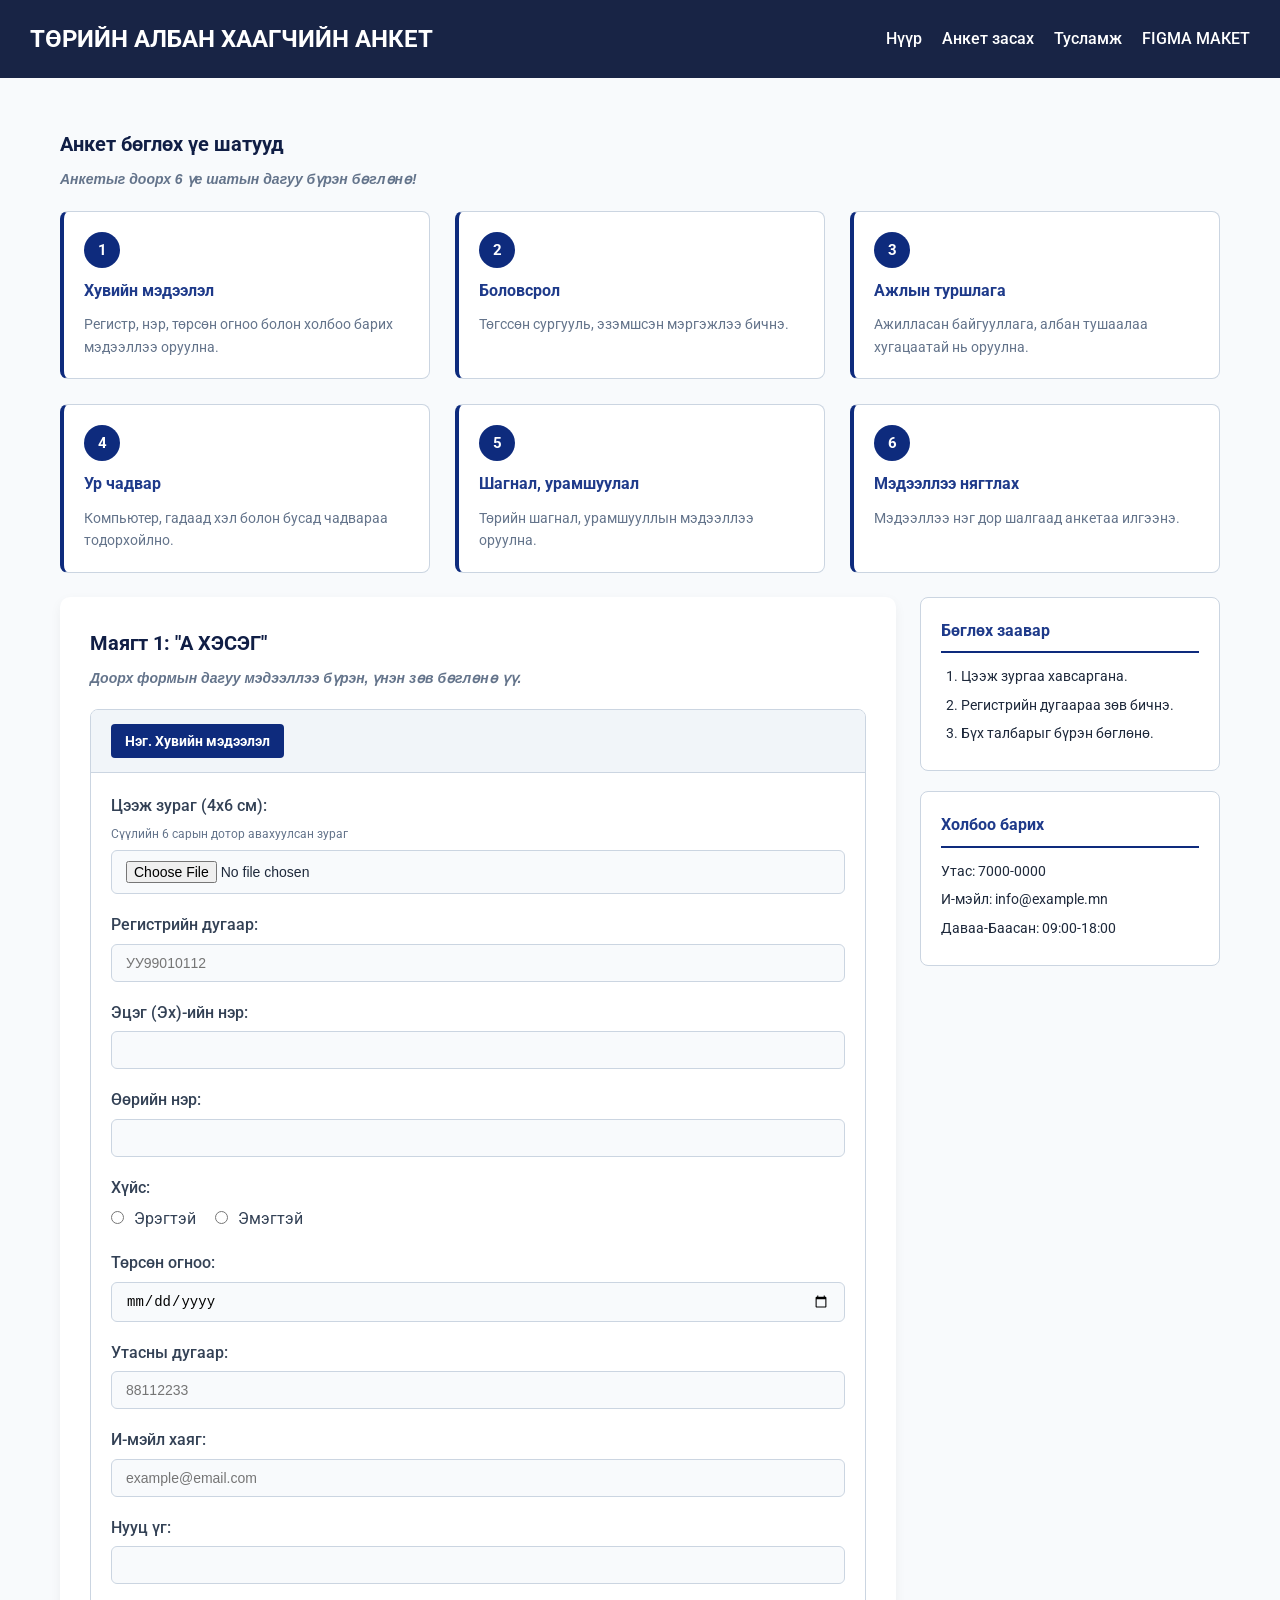
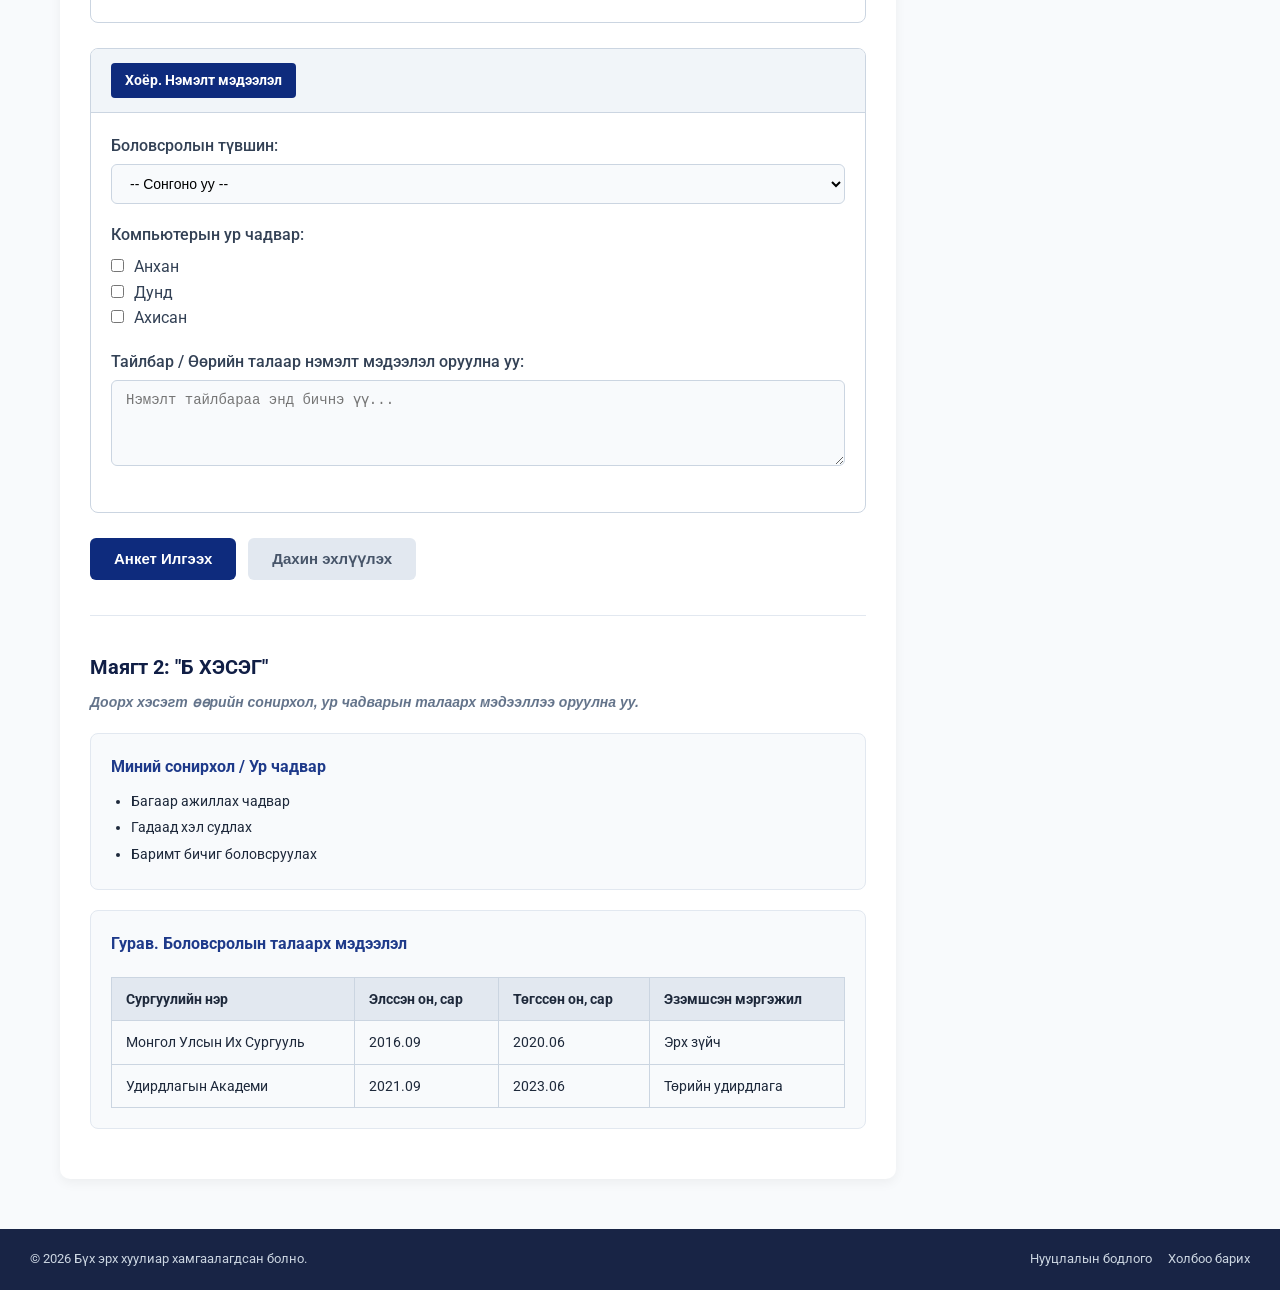
<file: lab02/lab2.index.html>
<!DOCTYPE html>
<html lang="mn">
<head>
    <meta charset="UTF-8">
    <meta name="viewport" content="width=device-width, initial-scale=1.0">
    <title>Төрийн албан хаагчийн анкет</title>
    <link rel="stylesheet" href="style.css">
    <link rel="preconnect" href="https://fonts.googleapis.com">
    <link rel="preconnect" href="https://fonts.gstatic.com" crossorigin>
    <link href="https://fonts.googleapis.com/css2?family=Roboto:ital,wght@0,400;1,400&display=swap" rel="stylesheet">
</head>
<body>
    <header>
        <h1>ТӨРИЙН АЛБАН ХААГЧИЙН АНКЕТ</h1>
        <input type="checkbox" id="menuToggle" class="menu-toggle">
        <label for="menuToggle" class="menu-btn" aria-label="Цэс нээх">☰</label>
        <nav aria-label="Үндсэн цэс">
            <ul>
                <li><a href="index.html">Нүүр</a></li>
                <li><a href="#">Анкет засах</a></li>
                <li><a href="#">Тусламж</a></li>
                <li><a href="https://www.figma.com/design/0Q98k1pvoGUYPcyMkeozHW/html.to.design-%E2%80%94-by-%E2%80%B9div%E2%80%BARIOTS-%E2%80%94-Import-websites-to-Figma-designs--web-html-css---Community-?node-id=4-762&m=dev&t=hNVb5FfkRFXnIrnW-1">FIGMA МАКЕТ</a></li>
            </ul>
        </nav>
    </header>
    <main>
        <section class="cards-section">
            <h2 class="section-title">Анкет бөглөх үе шатууд</h2>
            <p class="subtitle">Анкетыг доорх 6 үе шатын дагуу бүрэн бөглөнө!</p>
            <div class="card-grid">
                <article class="card">
                    <span class="card-number">1</span>
                    <h3>Хувийн мэдээлэл</h3>
                    <p>Регистр, нэр, төрсөн огноо болон холбоо барих мэдээллээ оруулна.</p>
                </article>
                <article class="card">
                    <span class="card-number">2</span>
                    <h3>Боловсрол</h3>
                    <p>Төгссөн сургууль, эзэмшсэн мэргэжлээ бичнэ.</p>
                </article>
                <article class="card">
                    <span class="card-number">3</span>
                    <h3>Ажлын туршлага</h3>
                    <p>Ажилласан байгууллага, албан тушаалаа хугацаатай нь оруулна.</p>
                </article>
                <article class="card">
                    <span class="card-number">4</span>
                    <h3>Ур чадвар</h3>
                    <p>Компьютер, гадаад хэл болон бусад чадвараа тодорхойлно.</p>
                </article>
                <article class="card">
                    <span class="card-number">5</span>
                    <h3>Шагнал, урамшуулал</h3>
                    <p>Төрийн шагнал, урамшууллын мэдээллээ оруулна.</p>
                </article>
                <article class="card">
                    <span class="card-number">6</span>
                    <h3>Мэдээллээ нягтлах</h3>
                    <p>Мэдээллээ нэг дор шалгаад анкетаа илгээнэ.</p>
                </article>
            </div>
        </section>
        <div class="form-container">
            <div class="form-section">
                    <h2>Маягт 1: "А ХЭСЭГ"</h2>
                    <p class="subtitle">Доорх формын дагуу мэдээллээ бүрэн, үнэн зөв бөглөнө үү.</p>
                <form action="#" method="POST" enctype="multipart/form-data">
                    <div class="fieldset-box">
                        <div class="box-header">
                            <span class="badge-main">Нэг. Хувийн мэдээлэл</span>
                        </div>                        
                        <div class="box-content">
                            <div class="form-group">
                                <label for="avatar">Цээж зураг (4x6 см):</label>
                                <span class="help-text">Сүүлийн 6 сарын дотор авахуулсан зураг</span>
                                <input type="file" id="avatar" name="avatar" accept="image/*" class="file-input">
                            </div>
                            <div class="form-group">
                                <label for="register">Регистрийн дугаар:</label>
                                <input type="text" id="register" name="register" required pattern="[А-Яа-яӨөҮү]{2}[0-9]{8}" placeholder="УУ99010112" class="text-input">
                            </div>
                            <div class="form-group">
                                <label for="lastname">Эцэг (Эх)-ийн нэр:</label>
                                <input type="text" id="lastname" name="lastname" minlength="3" pattern="[A-Za-zА-Яа-яӨөҮү\s]{3,}" required class="text-input">
                            </div>
                            <div class="form-group">
                                <label for="firstname">Өөрийн нэр:</label>
                                <input type="text" id="firstname" name="firstname" minlength="3" pattern="[A-Za-zА-Яа-яӨөҮү\s]{3,}" required class="text-input">
                            </div>
                            <div class="form-group">
                                <label>Хүйс:</label>
                                <div class="radio-group">
                                    <input type="radio" id="male" name="gender" value="male" required>
                                    <label for="male" class="inline-label">Эрэгтэй</label>
                                    
                                    <input type="radio" id="female" name="gender" value="female" required>
                                    <label for="female" class="inline-label">Эмэгтэй</label>
                                </div>
                            </div>
                            <div class="form-group">
                                <label for="dob">Төрсөн огноо:</label>
                                <input type="date" id="dob" name="dob" required class="text-input">
                            </div>
                            <div class="form-group">
                                <label for="phone">Утасны дугаар:</label>
                                <input type="tel" id="phone" name="phone" pattern="[0-9]{8}" placeholder="88112233" required class="text-input">
                            </div>
                            <div class="form-group">
                                <label for="email">И-мэйл хаяг:</label>
                                <input type="email" id="email" name="email" placeholder="example@email.com" required class="text-input">
                            </div>
                            <div class="form-group">
                                <label for="password">Нууц үг:</label>
                                <input type="password" id="password" name="password" minlength="8" required class="text-input">
                            </div>
                        </div>
                    </div>
                    <div class="fieldset-box">
                        <div class="box-header">
                            <span class="badge-main">Хоёр. Нэмэлт мэдээлэл</span>
                        </div>
                        <div class="box-content">
                            <div class="form-group">
                                <label for="degree">Боловсролын түвшин:</label>
                                <select id="degree" name="degree" required class="text-input">
                                    <option value="">-- Сонгоно уу --</option>
                                    <option value="highschool">Бүрэн дунд</option>
                                    <option value="bachelor">Бакалавр</option>
                                    <option value="master">Магистр</option>
                                    <option value="doctor">Доктор</option>
                                </select>
                            </div>
                            <div class="form-group">
                                <label>Компьютерын ур чадвар:</label>
                                <div class="checkbox-group">
                                    <input type="checkbox" id="skill_basic" name="skills" value="basic">
                                    <label for="skill_basic" class="inline-label">Анхан</label><br>  
                                    <input type="checkbox" id="skill_intermediate" name="skills" value="intermediate">
                                    <label for="skill_intermediate" class="inline-label">Дунд</label><br>
                                    <input type="checkbox" id="skill_advanced" name="skills" value="advanced">
                                    <label for="skill_advanced" class="inline-label">Ахисан</label>
                                </div>
                            </div>
                            <div class="form-group">
                                <label for="bio">Тайлбар / Өөрийн талаар нэмэлт мэдээлэл оруулна уу:</label>
                                <textarea id="bio" name="bio" rows="4" placeholder="Нэмэлт тайлбараа энд бичнэ үү..." class="text-input"></textarea>
                            </div>
                        </div>
                    </div>
                    <div class="form-actions">
                        <button type="submit" class="btn-submit">Анкет Илгээх</button>
                        <button type="reset" class="btn-reset">Дахин эхлүүлэх</button>
                    </div>
                </form>
            </div>
            <hr class="section-divider">
            <div class="form-section">
                <div class="form-title-area">
                    <h2>Маягт 2: "Б ХЭСЭГ"</h2>
                    <p class="subtitle">Доорх хэсэгт өөрийн сонирхол, ур чадварын талаарх мэдээллээ оруулна уу.</p>
                </div>
                <div class="info-box">
                    <h3>Миний сонирхол / Ур чадвар</h3>
                    <ul>
                        <li>Багаар ажиллах чадвар</li>
                        <li>Гадаад хэл судлах</li>
                        <li>Баримт бичиг боловсруулах</li>
                    </ul>
                </div>
                <div class="info-box">
                    <h3>Гурав. Боловсролын талаарх мэдээлэл</h3>
                    <div class="table-responsive">
                        <table class="data-table">
                            <thead>
                                <tr>
                                    <th>Сургуулийн нэр</th>
                                    <th>Элссэн он, сар</th>
                                    <th>Төгссөн он, сар</th>
                                    <th>Эзэмшсэн мэргэжил</th>
                                </tr>
                            </thead>
                            <tbody>
                                <tr>
                                    <td>Монгол Улсын Их Сургууль</td>
                                    <td>2016.09</td>
                                    <td>2020.06</td>
                                    <td>Эрх зүйч</td>
                                </tr>
                                <tr>
                                    <td>Удирдлагын Академи</td>
                                    <td>2021.09</td>
                                    <td>2023.06</td>
                                    <td>Төрийн удирдлага</td>
                                </tr>
                            </tbody>
                        </table>
                    </div>
                </div>
            </div>
        </div>
            <aside class="sidebar">
            <section class="widget">
                <h3>Бөглөх заавар</h3>
                <ol>
                    <li>Цээж зургаа хавсаргана.</li>
                    <li>Регистрийн дугаараа зөв бичнэ.</li>
                    <li>Бүх талбарыг бүрэн бөглөнө.</li>
                </ol>
            </section>
            <section class="widget">
                <h3>Холбоо барих</h3>
                <ul>
                    <li>Утас: 7000-0000</li>
                    <li>И-мэйл: info@example.mn</li>
                    <li>Даваа-Баасан: 09:00-18:00</li>
                </ul>
            </section>
        </aside>
    </main>
    <footer>
        <p>&copy; 2026 Бүх эрх хуулиар хамгаалагдсан болно.</p>
        <nav aria-label="Footer цэс">
            <ul>
                <li><a href="#">Нууцлалын бодлого</a></li>
                <li><a href="#">Холбоо барих</a></li>
            </ul>
        </nav>
    </footer>
</body>
</html>
</file>
<file: lab/lab3.css>
* {
    box-sizing: border-box;
    margin: 0;
    padding: 0;
}

body {
    font-family: 'Roboto', sans-serif;
    background-color: #f8fafc;
    color: #1e293b;
    line-height: 1.6;
}

header {
    background-color: #182445;
    color: #ffffff;
    padding: 20px;
    text-align: center;
}
header h1 {
    font-size: 24px;
    margin-bottom: 10px;
}
header nav ul {
    list-style: none;
    display: flex;
    justify-content: center;
    gap: 20px;
}
header nav a {
    color: #ffffff;
    text-decoration: none;
    font-weight: 500;
}

header nav a:hover {
    text-decoration: none;
    color: #e41111;
}

main {
    max-width: 850px;
    margin: 30px auto;
    padding: 20px;
}

.form-container {
    background-color: #ffffff;
    padding: 30px;
    border-radius: 10px;
    box-shadow: 0 4px 12px rgba(0, 0, 0, 0.05);
}
.form-section h2 {
    color: #101e45;
    font-size: 20px;
    margin-bottom: 8px;
}
.subtitle {
    color: #64748b;
    font-size: 14px;
    margin-bottom: 20px;
}
.fieldset-box {
    border: 1px solid #cbd5e1;
    border-radius: 8px;
    margin-bottom: 25px;
    background-color: #ffffff;
    overflow: hidden;
}
.box-header {
    position: relative;
    background-color: #f1f5f9;
    padding: 14px 20px;
    border-bottom: 1px solid #cbd5e1;
}

.badge-main {
    position: relative;
    display: inline-block;
    background-color: #0e2b7d;
    color: #ffffff;
    padding: 6px 14px;
    font-size: 14px;
    font-weight: bold;
    border-radius: 4px;
}

.box-content {
    padding: 20px;
}

.form-group {
    position: relative;
    margin-bottom: 18px;
}
.form-group label {
    display: block;
    margin-bottom: 6px;
    font-weight: 500;
    color: #334155;
}
.help-text {
    display: block;
    font-size: 12px;
    color: #64748b;
    margin-bottom: 6px;
}
.text-input, .file-input {
    width: 100%;
    padding: 10px 14px;
    border: 1px solid #cbd5e1;
    border-radius: 6px;
    font-size: 14px;
    background-color: #f8fafc;
}

.text-input:focus, .file-input:focus {
    outline: none;
    border-color: #2563eb;
    background-color: #ffffff;
}

.radio-group, .checkbox-group {
    margin-top: 6px;
}

.inline-label {
    font-weight: normal;
    margin-left: 6px;
    margin-right: 15px;
    display: inline;
}
.form-actions {
    display: flex;
    gap: 12px;
    margin-top: 25px;
}

.btn-submit, .btn-reset {
    padding: 12px 24px;
    border: none;
    border-radius: 6px;
    font-size: 15px;
    font-weight: bold;
    cursor: pointer;
    transition: background-color 0.2s ease;
}

.btn-submit {
    background-color:  #0e2b7d;
    color: #ffffff;
}

.btn-submit:hover {
    background-color:  #8205f6;
}

.btn-reset {
    background-color: #e2e8f0;
    color: #475569;
}

.btn-reset:hover {
    background-color: #cbd5e1;
}

.section-divider {
    border: 0;
    border-top: 1px solid #e2e8f0;
    margin: 35px 0;
}
.info-box {
    background-color: #f8fafc;
    border: 1px solid #e2e8f0;
    border-radius: 8px;
    padding: 20px;
    margin-bottom: 20px;
}
.info-box h3 {
    color: #1e3a8a;
    font-size: 16px;
    margin-bottom: 10px;
}
.info-box ul {
    padding-left: 20px;
}
.info-box li {
    margin-bottom: 4px;
    font-size: 14px;
}
.table-responsive {
    overflow-x: auto;
}

.data-table {
    width: 100%;
    border-collapse: collapse;
    margin-top: 10px;
}

.data-table th, .data-table td {
    border: 1px solid #cbd5e1;
    padding: 10px 14px;
    text-align: left;
    font-size: 14px;
}
.data-table th {
    background-color: #e2e8f0;
    color: #1e293b;
}
footer {
    text-align: center;
    padding: 20px;
    color: #64748b;
    font-size: 13px;
}
</file>
<file: lab/lab4.css>
* {
    box-sizing: border-box;
    margin: 0;
    padding: 0;
}
body {
    font-family: 'Roboto', sans-serif;
    background-color: #f8fafc;
    color: #1e293b;
    line-height: 1.6;
}
header {
    background-color: #182445;
    color: #ffffff;
    padding: 20px 30px;
    display: flex;
    justify-content: space-between;
    align-items: center;
    flex-wrap: wrap;
    gap: 16px;
}
header h1 {
    font-size: 24px;
}
header nav ul {
    list-style: none;
    display: flex;
    justify-content: flex-end;
    align-items: center;
    flex-wrap: wrap;
    gap: 20px;
}
header nav a {
    color: #ffffff;
    text-decoration: none;
    font-weight: 500;
}
header nav a:hover {
    text-decoration: none;
    color: #e41111;
}
main {
    max-width: 1200px;
    margin: 30px auto;
    padding: 20px;
    display: grid;
    grid-template-columns: minmax(0, 1fr) 300px;
    grid-template-areas:
        "cards cards"
        "form  side";
    gap: 24px;
}
.form-container {
    background-color: #ffffff;
    padding: 30px;
    border-radius: 10px;
    box-shadow: 0 4px 12px rgba(0, 0, 0, 0.05);
}
.form-section h2 {
    color: #101e45;
    font-size: 20px;
    margin-bottom: 8px;
}
.subtitle {
    color: #64748b;
    font-size: 14px;
    margin-bottom: 20px;
    font-style: italic;
}
.fieldset-box {
    border: 1px solid #cbd5e1;
    border-radius: 8px;
    margin-bottom: 25px;
    background-color: #ffffff;
    overflow: hidden;
}
.box-header {
    position: relative;
    background-color: #f1f5f9;
    padding: 14px 20px;
    border-bottom: 1px solid #cbd5e1;
}
.badge-main {
    position: relative;
    display: inline-block;
    background-color: #0e2b7d;
    color: #ffffff;
    padding: 6px 14px;
    font-size: 14px;
    font-weight: bold;
    border-radius: 4px;
}
.box-content {
    padding: 20px;
}
.form-group {
    position: relative;
    margin-bottom: 18px;
}
.form-group label {
    display: block;
    margin-bottom: 6px;
    font-weight: 500;
    color: #334155;
}
.help-text {
    display: block;
    font-size: 12px;
    color: #64748b;
    margin-bottom: 6px;
}
.text-input, .file-input {
    width: 100%;
    padding: 10px 14px;
    border: 1px solid #cbd5e1;
    border-radius: 6px;
    font-size: 14px;
    background-color: #f8fafc;
}
.text-input:focus, .file-input:focus {
    outline: none;
    border-color: #2563eb;
    background-color: #ffffff;
}
.radio-group, .checkbox-group {
    margin-top: 6px;
}
.inline-label {
    font-weight: normal;
    margin-left: 6px;
    margin-right: 15px;
    display: inline;
}
.form-actions {
    display: flex;
    gap: 12px;
    margin-top: 25px;
}
.btn-submit, .btn-reset {
    padding: 12px 24px;
    border: none;
    border-radius: 6px;
    font-size: 15px;
    font-weight: bold;
    cursor: pointer;
    transition: background-color 0.2s ease;
}
.btn-submit {
    background-color:  #0e2b7d;
    color: #ffffff;
}
.btn-submit:hover {
    background-color:  #8205f6;
}
.btn-reset {
    background-color: #e2e8f0;
    color: #475569;
}
.btn-reset:hover {
    background-color: #cbd5e1;
}
.section-divider {
    border: 0;
    border-top: 1px solid #e2e8f0;
    margin: 35px 0;
}
.info-box {
    background-color: #f8fafc;
    border: 1px solid #e2e8f0;
    border-radius: 8px;
    padding: 20px;
    margin-bottom: 20px;
}
.info-box h3 {
    color: #1e3a8a;
    font-size: 16px;
    margin-bottom: 10px;
}
.info-box ul {
    padding-left: 20px;
}
.info-box li {
    margin-bottom: 4px;
    font-size: 14px;
}
.table-responsive {
    overflow-x: auto;
}
.data-table {
    width: 100%;
    border-collapse: collapse;
    margin-top: 10px;
}
.data-table th, .data-table td {
    border: 1px solid #cbd5e1;
    padding: 10px 14px;
    text-align: left;
    font-size: 14px;
}
.data-table th {
    background-color: #e2e8f0;
    color: #1e293b;
}
footer {
    display: flex;
    justify-content: space-between;
    align-items: center;
    flex-wrap: wrap;
    gap: 12px;
    padding: 20px 30px;
    background-color: #182445;
    color: #cbd5e1;
    font-size: 13px;
}
footer ul {
    list-style: none;
    display: flex;
    gap: 16px;
}
footer a {
    color: #cbd5e1;
    text-decoration: none;
}
footer a:hover {
    color: #e41111;
}
.cards-section { grid-area: cards; }
.form-container { grid-area: form; }
.section-title {
    color: #101e45;
    font-size: 20px;
    margin-bottom: 8px;
}
.card-grid {
    display: grid;
    grid-template-columns: repeat(3, 1fr);
    gap: 25px;
}
.card {
    display: flex;
    flex-direction: column;
    align-items: flex-start;
    gap: px;
    background-color: #ffffff;
    border: 1px solid #cbd5e1;
    border-left: 4px solid #0e2b7d;
    border-radius: 8px;
    padding: 20px;
}
.card-number {
    display: flex;
    justify-content: center;
    align-items: center;
    width: 36px;
    height: 36px;
    border-radius: 50%;
    background-color: #0e2b7d;
    color: #ffffff;
    font-weight: bold;
    font-size: 15px;
}
.card h3 {
    color: #1e3a8a;
    font-size: 16px;
}
.card p {
    color: #64748b;
    font-size: 14px;
}
.sidebar {
    grid-area: side;
    display: flex;
    flex-direction: column;
    gap: 20px;
    align-self: start;
}
.widget {
    background-color: #ffffff;
    border: 1px solid #cbd5e1;
    border-radius: 8px;
    padding: 20px;
}
.widget h3 {
    color: #1e3a8a;
    font-size: 16px;
    margin-bottom: 12px;
    padding-bottom: 8px;
    border-bottom: 2px solid #0e2b7d;
}
.widget ol {
    padding-left: 20px;
}
.widget ul {
    list-style: none;
}
.widget li {
    margin-bottom: 6px;
    font-size: 14px;
}
.widget a {
    color: #2563eb;
    text-decoration: none;
}
.widget a:hover {
    color: #8205f6;
    text-decoration: underline;
}
@media (max-width: 992px) {
    main {
        grid-template-columns: minmax(0, 1fr);
        grid-template-areas:
            "cards"
            "form"
            "side";
    }
    .card-grid {
        grid-template-columns: repeat(2, 1fr);
    }
}
@media (max-width: 600px) {
    header {
        flex-direction: column;
        text-align: center;
    }
    header nav ul {
        justify-content: center;
    }
    .card-grid {
        grid-template-columns: 1fr;
    }
    footer {
        justify-content: center;
        text-align: center;
    }
}
</file>
<file: lab/lab5.css>
* {
    box-sizing: border-box;
    margin: 0;
    padding: 0;
}
body {
    font-family: 'Roboto', sans-serif;
    background-color: #f8fafc;
    color: #1e293b;
    line-height: 1.6;
}
header {
    background-color: #182445;
    color: #ffffff;
    padding: 20px 30px;
    display: flex;
    justify-content: space-between;
    align-items: center;
    flex-wrap: wrap;
    gap: 16px;
}
header h1 {
    font-size: 24px;
}
header nav ul {
    list-style: none;
    display: flex;
    justify-content: flex-end;
    align-items: center;
    flex-wrap: wrap;
    gap: 20px;
}
header nav a {
    color: #ffffff;
    text-decoration: none;
    font-weight: 500;
}
header nav a:hover {
    text-decoration: none;
    color: #e41111;
}
main {
    max-width: 1200px;
    margin: 30px auto;
    padding: 20px;
    display: grid;
    grid-template-columns: minmax(0, 1fr) 300px;
    grid-template-areas:
        "cards cards"
        "form  side";
    gap: 24px;
}
.form-container {
    background-color: #ffffff;
    padding: 30px;
    border-radius: 10px;
    box-shadow: 0 4px 12px rgba(0, 0, 0, 0.05);
}
.form-section h2 {
    color: #101e45;
    font-size: 20px;
    margin-bottom: 8px;
}
.subtitle {
    color: #64748b;
    font-size: 14px;
    margin-bottom: 20px;
    font-style: italic;
    font-family: 'arial', sans-serif;
    font-weight: bold;
}
.fieldset-box {
    border: 1px solid #cbd5e1;
    border-radius: 8px;
    margin-bottom: 25px;
    background-color: #ffffff;
    overflow: hidden;
}
.box-header {
    position: relative;
    background-color: #f1f5f9;
    padding: 14px 20px;
    border-bottom: 1px solid #cbd5e1;
}
.badge-main {
    position: relative;
    display: inline-block;
    background-color: #0e2b7d;
    color: #ffffff;
    padding: 6px 14px;
    font-size: 14px;
    font-weight: bold;
    border-radius: 4px;
}
.box-content {
    padding: 20px;
}
.form-group {
    position: relative;
    margin-bottom: 18px;
}
.form-group label {
    display: block;
    margin-bottom: 6px;
    font-weight: 500;
    color: #334155;
}
.help-text {
    display: block;
    font-size: 12px;
    color: #64748b;
    margin-bottom: 6px;
}
.text-input, .file-input {
    width: 100%;
    padding: 10px 14px;
    border: 1px solid #cbd5e1;
    border-radius: 6px;
    font-size: 14px;
    background-color: #f8fafc;
}
.text-input:focus, .file-input:focus {
    outline: none;
    border-color: #2563eb;
    background-color: #ffffff;
}
.radio-group, .checkbox-group {
    margin-top: 6px;
}
.form-group .inline-label {
    font-weight: normal;
    margin-left: 6px;
    margin-right: 15px;
    display: inline;
}
.form-actions {
    display: flex;
    gap: 12px;
    margin-top: 25px;
}
.btn-submit, .btn-reset {
    padding: 12px 24px;
    border: none;
    border-radius: 6px;
    font-size: 15px;
    font-weight: bold;
    cursor: pointer;
    transition: background-color 0.2s ease;
}
.btn-submit {
    background-color:  #0e2b7d;
    color: #ffffff;
}
.btn-submit:hover {
    background-color:  #8205f6;
}
.btn-reset {
    background-color: #e2e8f0;
    color: #475569;
}
.btn-reset:hover {
    background-color: #cbd5e1;
}
.section-divider {
    border: 0;
    border-top: 1px solid #e2e8f0;
    margin: 35px 0;
}
.info-box {
    background-color: #f8fafc;
    border: 1px solid #e2e8f0;
    border-radius: 8px;
    padding: 20px;
    margin-bottom: 20px;
}
.info-box h3 {
    color: #1e3a8a;
    font-size: 16px;
    margin-bottom: 10px;
}
.info-box ul {
    padding-left: 20px;
}
.info-box li {
    margin-bottom: 4px;
    font-size: 14px;
}
.table-responsive {
    overflow-x: auto;
}
.data-table {
    width: 100%;
    border-collapse: collapse;
    margin-top: 10px;
}
.data-table th, .data-table td {
    border: 1px solid #cbd5e1;
    padding: 10px 14px;
    text-align: left;
    font-size: 14px;
}
.data-table th {
    background-color: #e2e8f0;
    color: #1e293b;
}
footer {
    display: flex;
    justify-content: space-between;
    align-items: center;
    flex-wrap: wrap;
    gap: 12px;
    padding: 20px 30px;
    background-color: #182445;
    color: #cbd5e1;
    font-size: 13px;
}
footer ul {
    list-style: none;
    display: flex;
    gap: 16px;
}
footer a {
    color: #cbd5e1;
    text-decoration: none;
}
footer a:hover {
    color: #e41111;
}
.cards-section { grid-area: cards; }
.form-container { grid-area: form; }
.section-title {
    color: #101e45;
    font-size: 20px;
    margin-bottom: 8px;
}
.card-grid {
    display: grid;
    grid-template-columns: repeat(3, 1fr);
    gap: 25px;
}
.card {
    display: flex;
    flex-direction: column;
    align-items: flex-start;
    gap: 10px;
    background-color: #ffffff;
    border: 1px solid #cbd5e1;
    border-left: 4px solid #0e2b7d;
    border-radius: 8px;
    padding: 20px;
}
.card-number {
    display: flex;
    justify-content: center;
    align-items: center;
    width: 36px;
    height: 36px;
    border-radius: 50%;
    background-color: #0e2b7d;
    color: #ffffff;
    font-weight: bold;
    font-size: 15px;
}
.card h3 {
    color: #1e3a8a;
    font-size: 16px;
}
.card p {
    color: #64748b;
    font-size: 14px;
}
.sidebar {
    grid-area: side;
    display: flex;
    flex-direction: column;
    gap: 20px;
    align-self: start;
}
.widget {
    background-color: #ffffff;
    border: 1px solid #cbd5e1;
    border-radius: 8px;
    padding: 20px;
}
.widget h3 {
    color: #1e3a8a;
    font-size: 16px;
    margin-bottom: 12px;
    padding-bottom: 8px;
    border-bottom: 2px solid #0e2b7d;
}
.widget ol {
    padding-left: 20px;
}
.widget ul {
    list-style: none;
}
.widget li {
    margin-bottom: 6px;
    font-size: 14px;
}
.widget a {
    color: #2563eb;
    text-decoration: none;
}
.widget a:hover {
    color: #8205f6;
    text-decoration: underline;
}
.menu-btn {
    display: none;
    background: none;
    border: 1px solid #ffffff;
    color: #ffffff;
    font-size: 24px;
    line-height: 1;
    padding: 6px 12px;
    border-radius: 6px;
    cursor: pointer;
}
.menu-toggle {
    position: absolute;
    opacity: 0;
    pointer-events: none;
}
.menu-toggle:focus-visible ~ .menu-btn {
    outline: 2px solid #ffffff;
    outline-offset: 2px;
}
@media (max-width: 992px) {
    main {
        grid-template-columns: minmax(0, 1fr);
        grid-template-areas:
            "cards"
            "form"
            "side";
    }
    .card-grid {
        grid-template-columns: repeat(2, 1fr);
    }
}
@media (max-width: 600px) {
    header {
        flex-direction: row;
        text-align: left;
        padding: 16px;
        gap: 0 12px;
    }
    header h1 {
        font-size: 18px;
        flex: 1;
    }
    .menu-btn {
        display: block;
    }
    header nav {
        width: 100%;
    }
    header nav ul {
        display: none;
        flex-direction: column;
        align-items: stretch;
        gap: 0;
    }
    .menu-toggle:checked ~ nav ul {
        display: flex;
    }
    header nav li a {
        display: block;
        padding: 12px 0;
        border-top: 1px solid rgba(255, 255, 255, 0.2);
    }
    main {
        padding: 12px;
        margin: 16px auto;
        gap: 16px;
    }
    .form-container {
        padding: 16px;
    }
    .box-content {
        padding: 14px;
    }
    .form-actions {
        flex-direction: column;
    }
    .btn-submit, .btn-reset {
        width: 100%;
    }
    .card-grid {
        grid-template-columns: 1fr;
    }
    footer {
        justify-content: center;
        text-align: center;
    }
    footer ul {
        flex-wrap: wrap;
        justify-content: center;
    }
}
</file>
<file: lab02/style.css>
* {
    box-sizing: border-box;
    margin: 0;
    padding: 0;
}
body {
    font-family: 'Roboto', sans-serif;
    background-color: #f8fafc;
    color: #1e293b;
    line-height: 1.6;
}
header {
    background-color: #182445;
    color: #ffffff;
    padding: 20px 30px;
    display: flex;
    justify-content: space-between;
    align-items: center;
    flex-wrap: wrap;
    gap: 16px;
}
header h1 {
    font-size: 24px;
}
header nav ul {
    list-style: none;
    display: flex;
    justify-content: flex-end;
    align-items: center;
    flex-wrap: wrap;
    gap: 20px;
}
header nav a {
    color: #ffffff;
    text-decoration: none;
    font-weight: 500;
}
header nav a:hover {
    text-decoration: none;
    color: #e41111;
}
main {
    max-width: 1200px;
    margin: 30px auto;
    padding: 20px;
    display: grid;
    grid-template-columns: minmax(0, 1fr) 300px;
    grid-template-areas:
        "cards cards"
        "form  side";
    gap: 24px;
}
.form-container {
    background-color: #ffffff;
    padding: 30px;
    border-radius: 10px;
    box-shadow: 0 4px 12px rgba(0, 0, 0, 0.05);
}
.form-section h2 {
    color: #101e45;
    font-size: 20px;
    margin-bottom: 8px;
}
.subtitle {
    color: #64748b;
    font-size: 14px;
    margin-bottom: 20px;
    font-style: italic;
    font-family: 'arial', sans-serif;
    font-weight: bold;
}
.fieldset-box {
    border: 1px solid #cbd5e1;
    border-radius: 8px;
    margin-bottom: 25px;
    background-color: #ffffff;
    overflow: hidden;
}
.box-header {
    position: relative;
    background-color: #f1f5f9;
    padding: 14px 20px;
    border-bottom: 1px solid #cbd5e1;
}
.badge-main {
    position: relative;
    display: inline-block;
    background-color: #0e2b7d;
    color: #ffffff;
    padding: 6px 14px;
    font-size: 14px;
    font-weight: bold;
    border-radius: 4px;
}
.box-content {
    padding: 20px;
}
.form-group {
    position: relative;
    margin-bottom: 18px;
}
.form-group label {
    display: block;
    margin-bottom: 6px;
    font-weight: 500;
    color: #334155;
}
.help-text {
    display: block;
    font-size: 12px;
    color: #64748b;
    margin-bottom: 6px;
}
.text-input, .file-input {
    width: 100%;
    padding: 10px 14px;
    border: 1px solid #cbd5e1;
    border-radius: 6px;
    font-size: 14px;
    background-color: #f8fafc;
}
.text-input:focus, .file-input:focus {
    outline: none;
    border-color: #2563eb;
    background-color: #ffffff;
}
.radio-group, .checkbox-group {
    margin-top: 6px;
}
.form-group .inline-label {
    font-weight: normal;
    margin-left: 6px;
    margin-right: 15px;
    display: inline;
}
.form-actions {
    display: flex;
    gap: 12px;
    margin-top: 25px;
}
.btn-submit, .btn-reset {
    padding: 12px 24px;
    border: none;
    border-radius: 6px;
    font-size: 15px;
    font-weight: bold;
    cursor: pointer;
    transition: background-color 0.2s ease;
}
.btn-submit {
    background-color:  #0e2b7d;
    color: #ffffff;
}
.btn-submit:hover {
    background-color:  #8205f6;
}
.btn-reset {
    background-color: #e2e8f0;
    color: #475569;
}
.btn-reset:hover {
    background-color: #cbd5e1;
}
.section-divider {
    border: 0;
    border-top: 1px solid #e2e8f0;
    margin: 35px 0;
}
.info-box {
    background-color: #f8fafc;
    border: 1px solid #e2e8f0;
    border-radius: 8px;
    padding: 20px;
    margin-bottom: 20px;
}
.info-box h3 {
    color: #1e3a8a;
    font-size: 16px;
    margin-bottom: 10px;
}
.info-box ul {
    padding-left: 20px;
}
.info-box li {
    margin-bottom: 4px;
    font-size: 14px;
}
.table-responsive {
    overflow-x: auto;
}
.data-table {
    width: 100%;
    border-collapse: collapse;
    margin-top: 10px;
}
.data-table th, .data-table td {
    border: 1px solid #cbd5e1;
    padding: 10px 14px;
    text-align: left;
    font-size: 14px;
}
.data-table th {
    background-color: #e2e8f0;
    color: #1e293b;
}
footer {
    display: flex;
    justify-content: space-between;
    align-items: center;
    flex-wrap: wrap;
    gap: 12px;
    padding: 20px 30px;
    background-color: #182445;
    color: #cbd5e1;
    font-size: 13px;
}
footer ul {
    list-style: none;
    display: flex;
    gap: 16px;
}
footer a {
    color: #cbd5e1;
    text-decoration: none;
}
footer a:hover {
    color: #e41111;
}
.cards-section { grid-area: cards; }
.form-container { grid-area: form; }
.section-title {
    color: #101e45;
    font-size: 20px;
    margin-bottom: 8px;
}
.card-grid {
    display: grid;
    grid-template-columns: repeat(3, 1fr);
    gap: 25px;
}
.card {
    display: flex;
    flex-direction: column;
    align-items: flex-start;
    gap: 10px;
    background-color: #ffffff;
    border: 1px solid #cbd5e1;
    border-left: 4px solid #0e2b7d;
    border-radius: 8px;
    padding: 20px;
}
.card-number {
    display: flex;
    justify-content: center;
    align-items: center;
    width: 36px;
    height: 36px;
    border-radius: 50%;
    background-color: #0e2b7d;
    color: #ffffff;
    font-weight: bold;
    font-size: 15px;
}
.card h3 {
    color: #1e3a8a;
    font-size: 16px;
}
.card p {
    color: #64748b;
    font-size: 14px;
}
.sidebar {
    grid-area: side;
    display: flex;
    flex-direction: column;
    gap: 20px;
    align-self: start;
}
.widget {
    background-color: #ffffff;
    border: 1px solid #cbd5e1;
    border-radius: 8px;
    padding: 20px;
}
.widget h3 {
    color: #1e3a8a;
    font-size: 16px;
    margin-bottom: 12px;
    padding-bottom: 8px;
    border-bottom: 2px solid #0e2b7d;
}
.widget ol {
    padding-left: 20px;
}
.widget ul {
    list-style: none;
}
.widget li {
    margin-bottom: 6px;
    font-size: 14px;
}
.widget a {
    color: #2563eb;
    text-decoration: none;
}
.widget a:hover {
    color: #8205f6;
    text-decoration: underline;
}
.menu-btn {
    display: none;
    background: none;
    border: 1px solid #ffffff;
    color: #ffffff;
    font-size: 24px;
    line-height: 1;
    padding: 6px 12px;
    border-radius: 6px;
    cursor: pointer;
}
.menu-toggle {
    position: absolute;
    opacity: 0;
    pointer-events: none;
}
.menu-toggle:focus-visible ~ .menu-btn {
    outline: 2px solid #ffffff;
    outline-offset: 2px;
}
@media (max-width: 992px) {
    main {
        grid-template-columns: minmax(0, 1fr);
        grid-template-areas:
            "cards"
            "form"
            "side";
    }
    .card-grid {
        grid-template-columns: repeat(2, 1fr);
    }
}
@media (max-width: 600px) {
    header {
        flex-direction: row;
        text-align: left;
        padding: 16px;
        gap: 0 12px;
    }
    header h1 {
        font-size: 18px;
        flex: 1;
    }
    .menu-btn {
        display: block;
    }
    header nav {
        width: 100%;
    }
    header nav ul {
        display: none;
        flex-direction: column;
        align-items: stretch;
        gap: 0;
    }
    .menu-toggle:checked ~ nav ul {
        display: flex;
    }
    header nav li a {
        display: block;
        padding: 12px 0;
        border-top: 1px solid rgba(255, 255, 255, 0.2);
    }
    main {
        padding: 12px;
        margin: 16px auto;
        gap: 16px;
    }
    .form-container {
        padding: 16px;
    }
    .box-content {
        padding: 14px;
    }
    .form-actions {
        flex-direction: column;
    }
    .btn-submit, .btn-reset {
        width: 100%;
    }
    .card-grid {
        grid-template-columns: 1fr;
    }
    footer {
        justify-content: center;
        text-align: center;
    }
    footer ul {
        flex-wrap: wrap;
        justify-content: center;
    }
}
</file>
